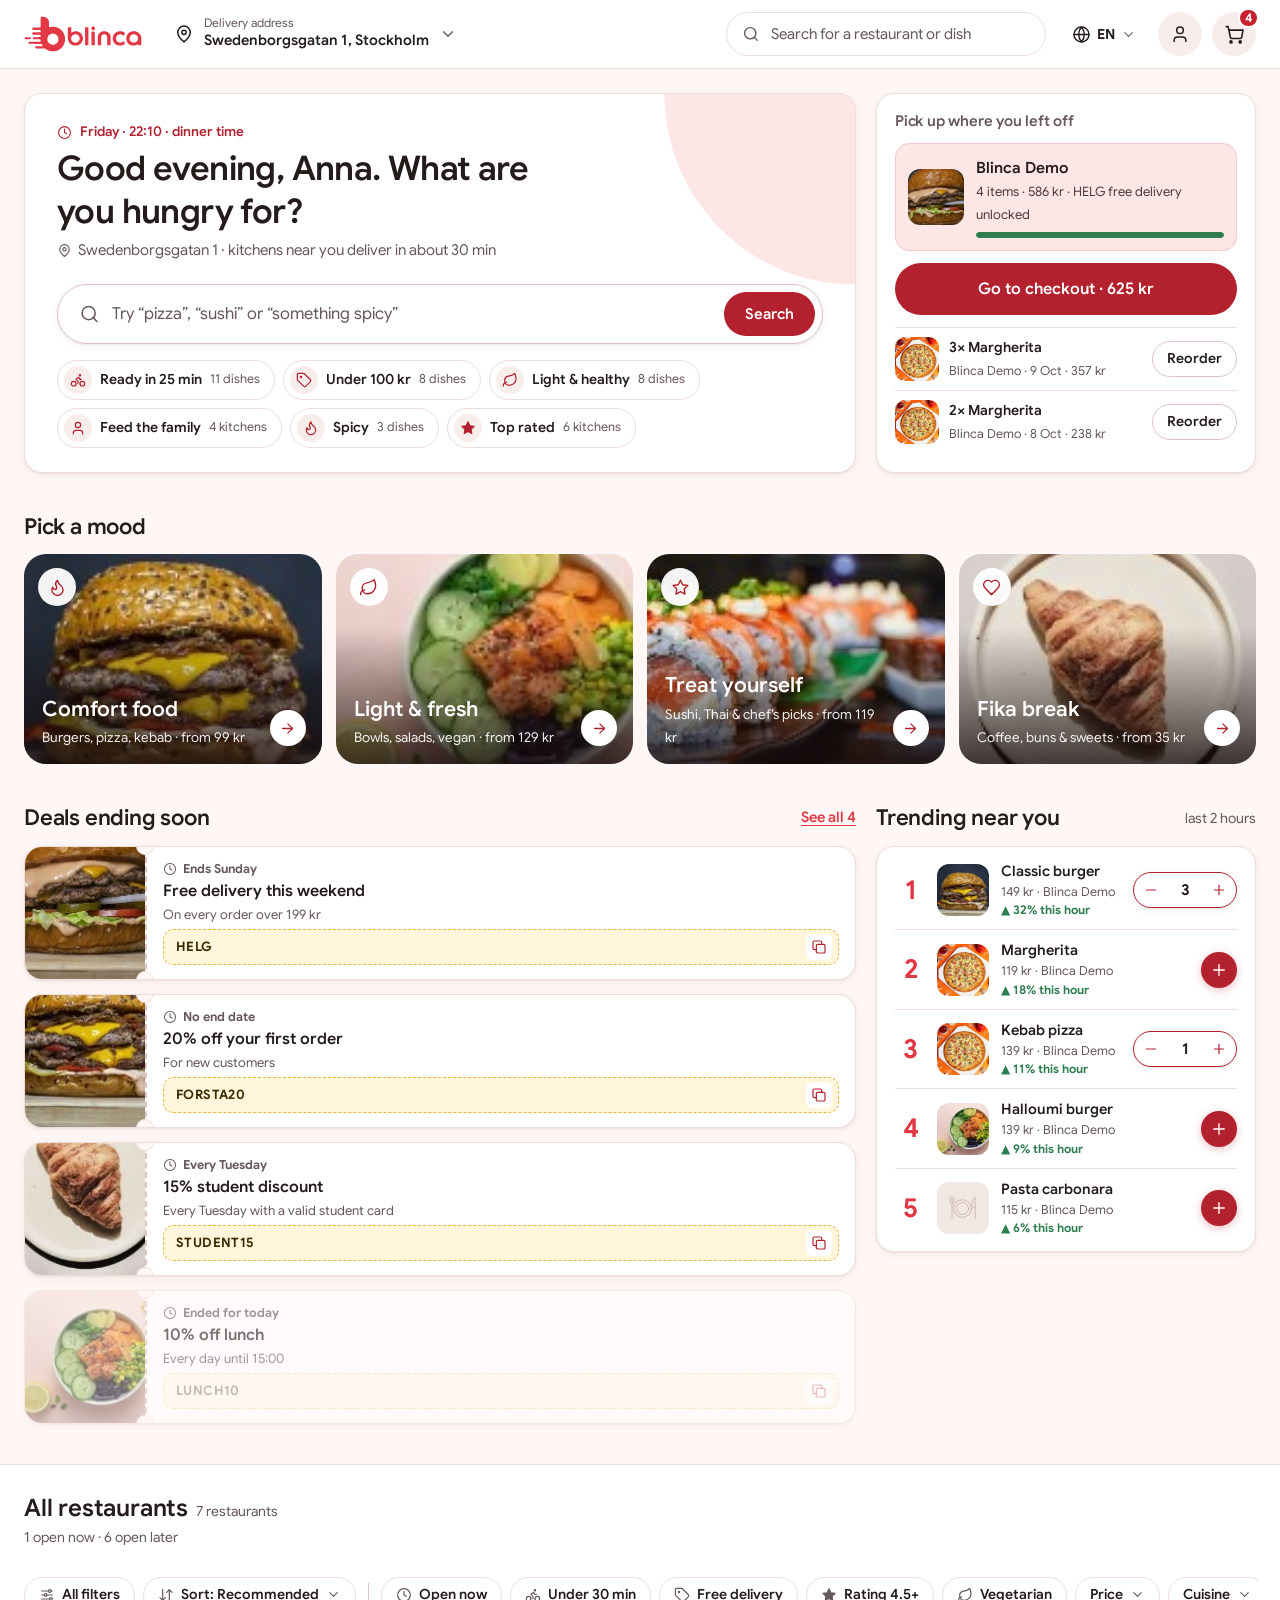
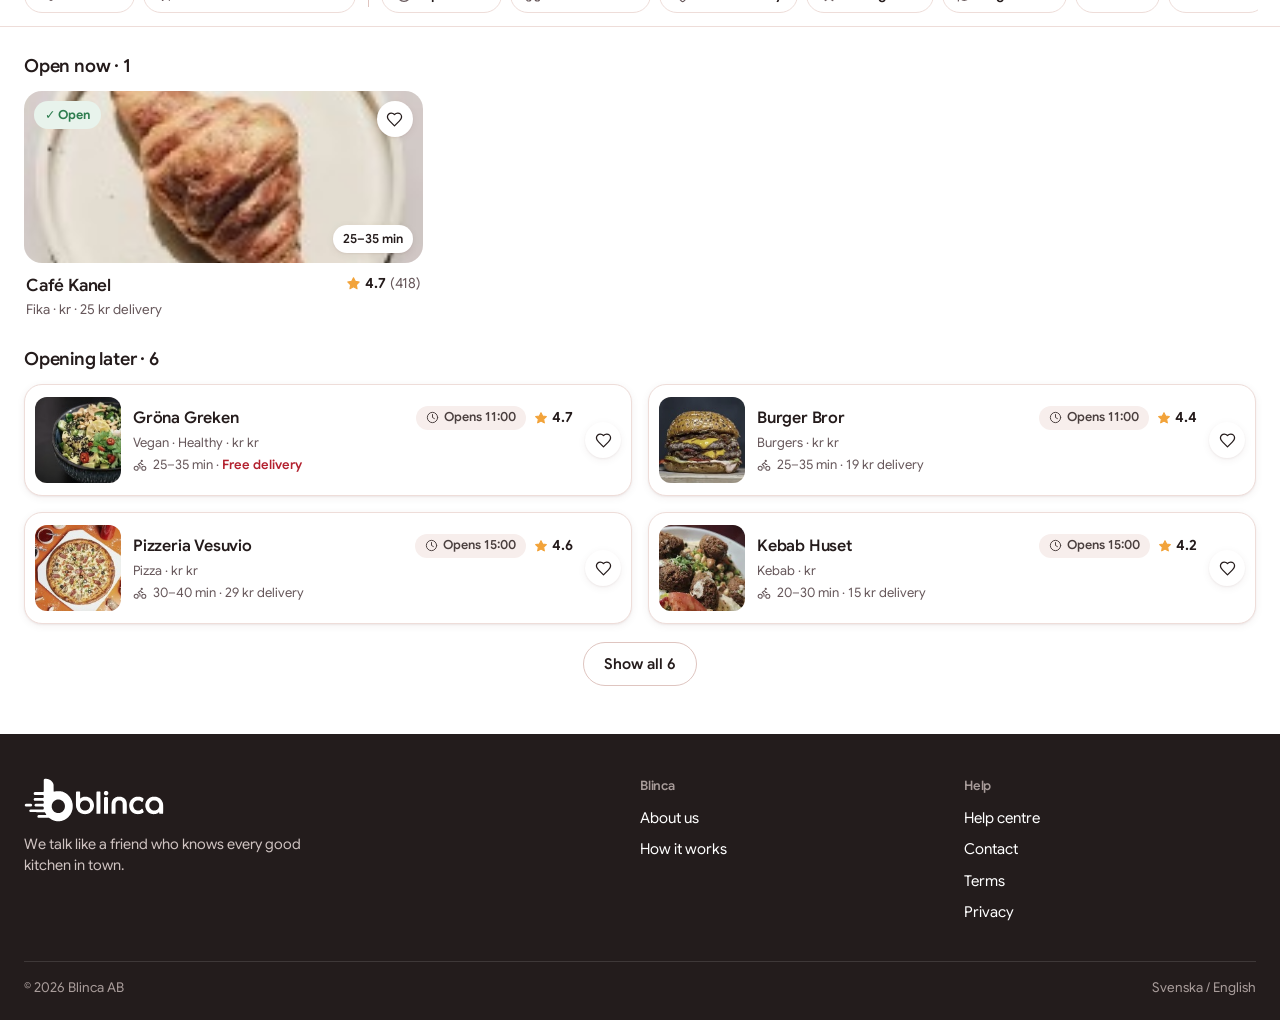
<file: index.html>
<!doctype html>
<html lang="en">
<head>
  <meta charset="utf-8">
  <meta name="viewport" content="width=device-width, initial-scale=1, viewport-fit=cover">
  <title>Home – Blinca</title>
  <meta name="theme-color" content="#E23744">
  <link rel="icon" type="image/svg+xml" href="assets/img/favicon.svg?v=34">
  <link rel="stylesheet" href="assets/css/styles.css?v=34">
</head>
<body data-page="home">
  <a class="skip-link" href="#app">Skip to content</a>
  <header id="site-header" class="hdr"></header>
  <main id="app" tabindex="-1"></main>
  <footer id="site-footer"></footer>
  <noscript><p class="noscript">Blinca needs JavaScript to show menus and your cart.</p></noscript>

  <script src="assets/js/data.js?v=34"></script>
  <script src="assets/js/store.js?v=34"></script>
  <script src="assets/js/i18n.js?v=34"></script>
  <script src="assets/js/components.js?v=34"></script>
  <script src="assets/js/home2.js?v=34"></script>
</body>
</html>
</file>
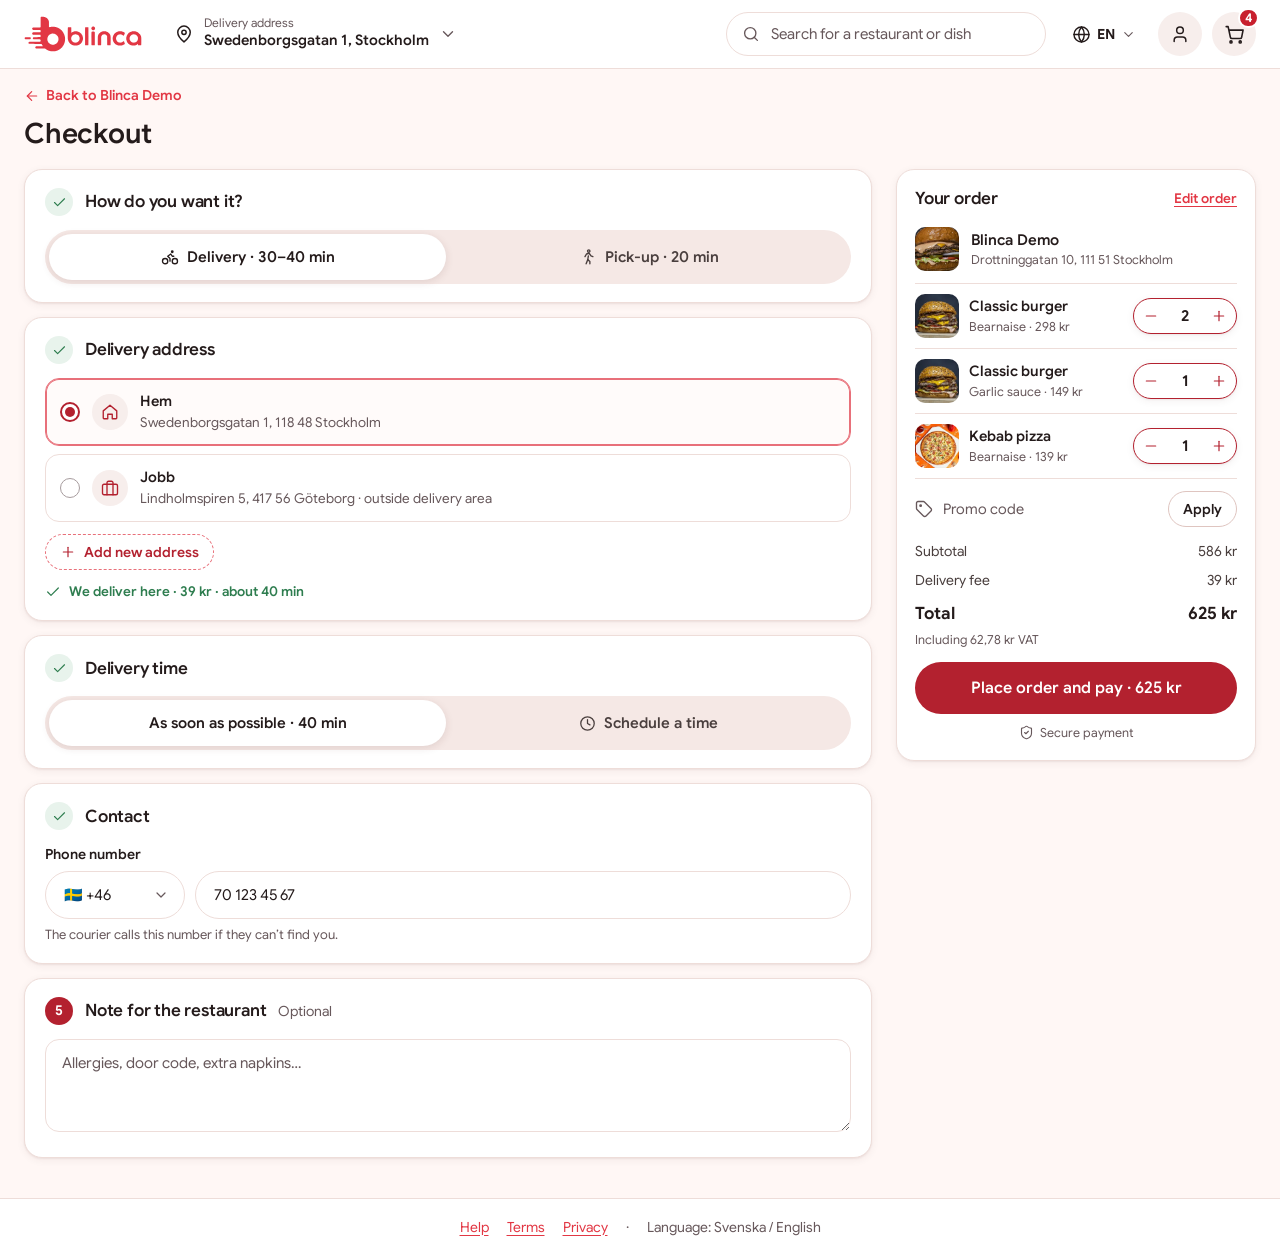
<file: checkout.html>
<!doctype html>
<html lang="en">
<head>
  <meta charset="utf-8">
  <meta name="viewport" content="width=device-width, initial-scale=1, viewport-fit=cover">
  <title>Checkout – Blinca</title>
  <meta name="theme-color" content="#E23744">
  <link rel="icon" type="image/svg+xml" href="assets/img/favicon.svg?v=34">
  <link rel="stylesheet" href="assets/css/styles.css?v=34">
</head>
<body data-page="checkout">
  <a class="skip-link" href="#app">Skip to content</a>
  <header id="site-header" class="hdr"></header>
  <main id="app" tabindex="-1"></main>
  <footer id="site-footer"></footer>
  <noscript><p class="noscript">Blinca needs JavaScript to show menus and your cart.</p></noscript>

  <script src="assets/js/data.js?v=34"></script>
  <script src="assets/js/store.js?v=34"></script>
  <script src="assets/js/i18n.js?v=34"></script>
  <script src="assets/js/components.js?v=34"></script>
  <script src="assets/js/checkout.js?v=34"></script>
</body>
</html>
</file>
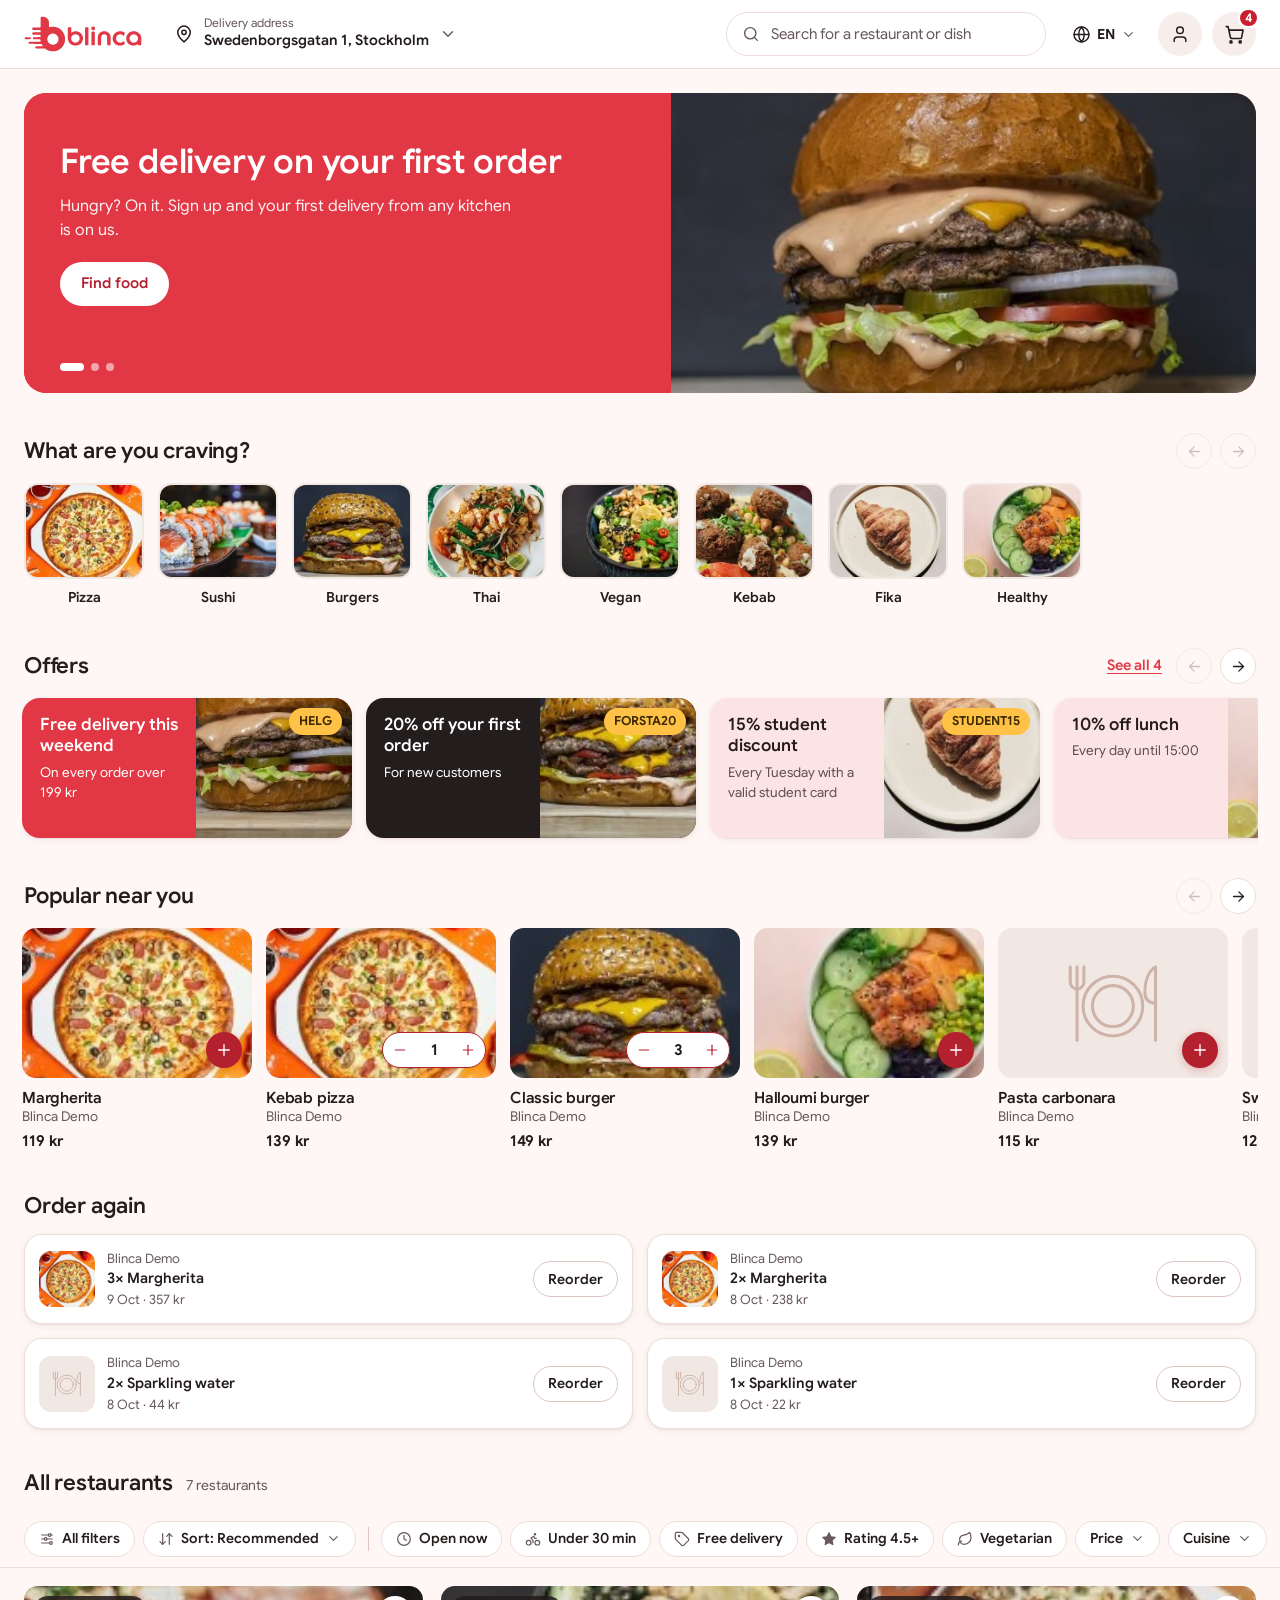
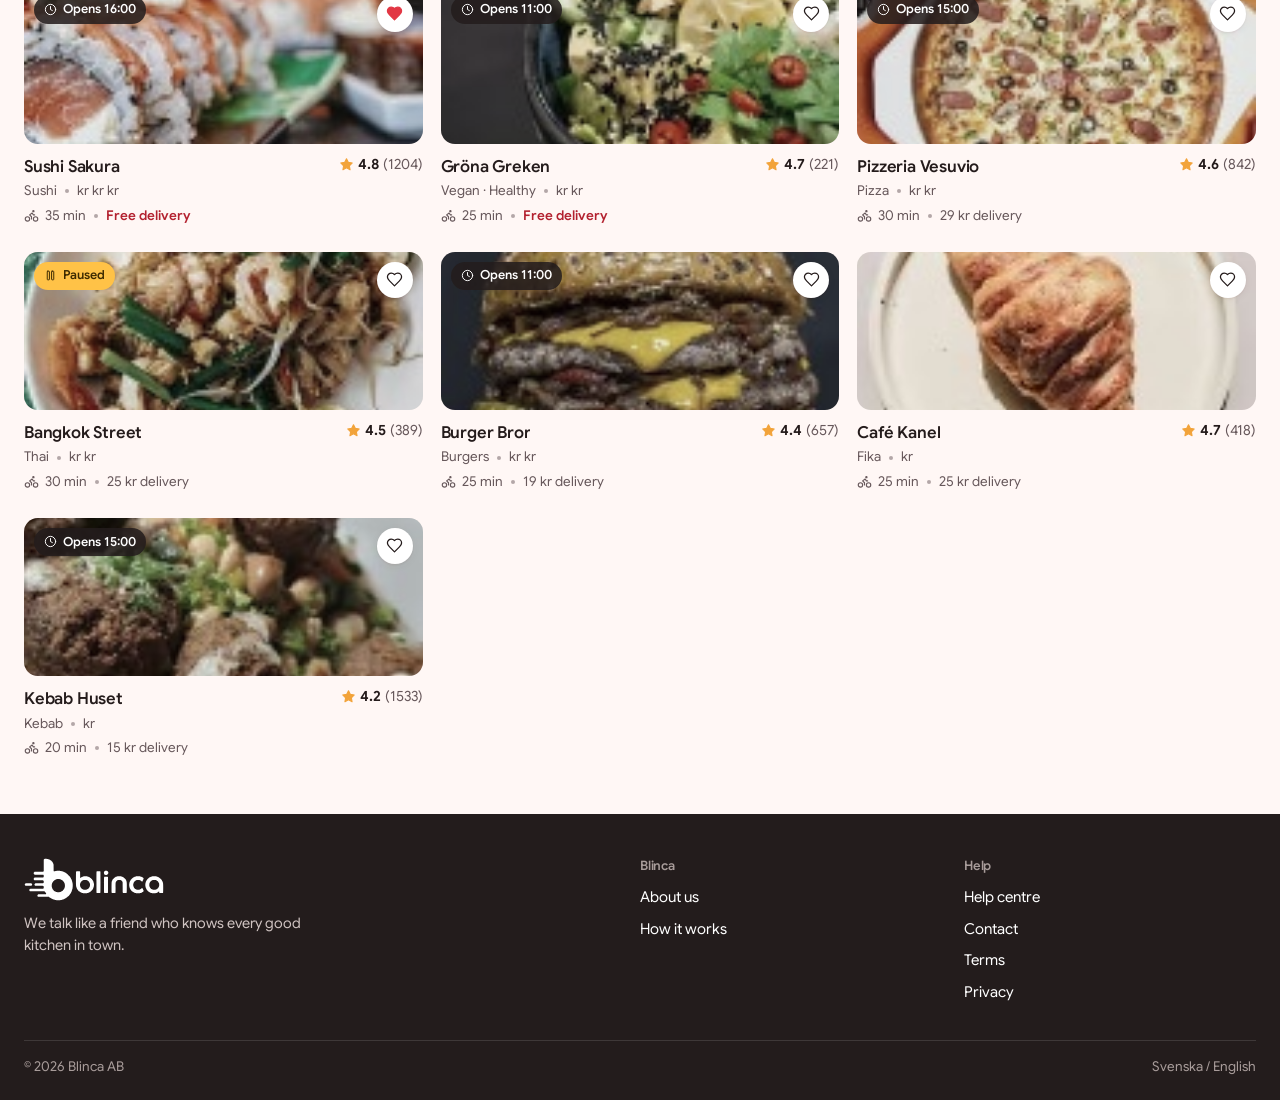
<file: home-classic.html>
<!doctype html>
<html lang="en">
<head>
  <meta charset="utf-8">
  <meta name="viewport" content="width=device-width, initial-scale=1, viewport-fit=cover">
  <title>Home – Blinca</title>
  <meta name="theme-color" content="#E23744">
  <link rel="icon" type="image/svg+xml" href="assets/img/favicon.svg?v=34">
  <link rel="stylesheet" href="assets/css/styles.css?v=34">
</head>
<body data-page="home">
  <a class="skip-link" href="#app">Skip to content</a>
  <header id="site-header" class="hdr"></header>
  <main id="app" tabindex="-1"></main>
  <footer id="site-footer"></footer>
  <noscript><p class="noscript">Blinca needs JavaScript to show menus and your cart.</p></noscript>

  <script src="assets/js/data.js?v=34"></script>
  <script src="assets/js/store.js?v=34"></script>
  <script src="assets/js/i18n.js?v=34"></script>
  <script src="assets/js/components.js?v=34"></script>
  <script src="assets/js/home.js?v=34"></script>
</body>
</html>
</file>
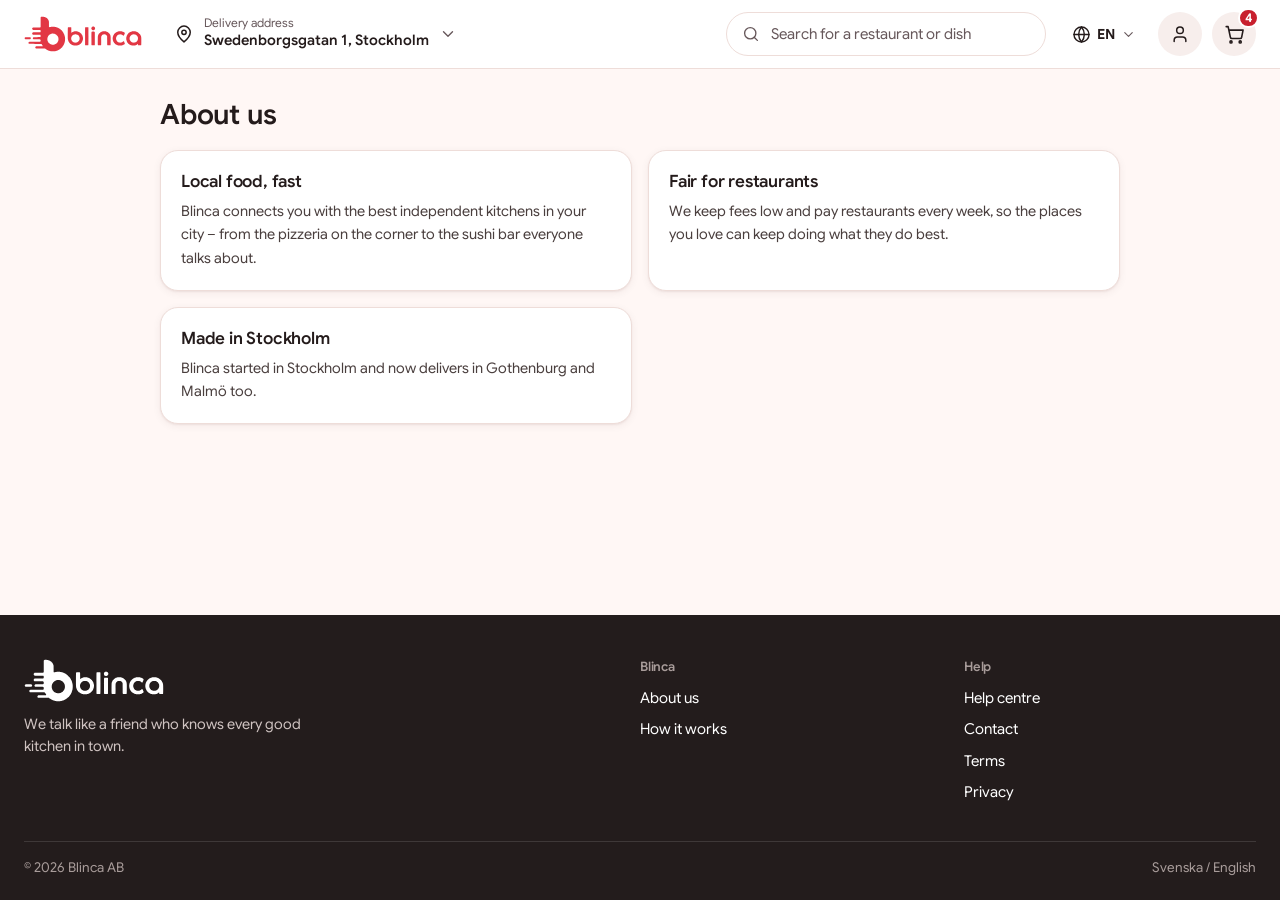
<file: info.html>
<!doctype html>
<html lang="en">
<head>
  <meta charset="utf-8">
  <meta name="viewport" content="width=device-width, initial-scale=1, viewport-fit=cover">
  <title>Account – Blinca</title>
  <meta name="theme-color" content="#E23744">
  <link rel="icon" type="image/svg+xml" href="assets/img/favicon.svg?v=34">
  <link rel="stylesheet" href="assets/css/styles.css?v=34">
</head>
<body data-page="info">
  <a class="skip-link" href="#app">Skip to content</a>
  <header id="site-header" class="hdr"></header>
  <main id="app" tabindex="-1"></main>
  <footer id="site-footer"></footer>
  <noscript><p class="noscript">Blinca needs JavaScript to show menus and your cart.</p></noscript>

  <script src="assets/js/data.js?v=34"></script>
  <script src="assets/js/store.js?v=34"></script>
  <script src="assets/js/i18n.js?v=34"></script>
  <script src="assets/js/components.js?v=34"></script>
  <script src="assets/js/info.js?v=34"></script>
</body>
</html>
</file>
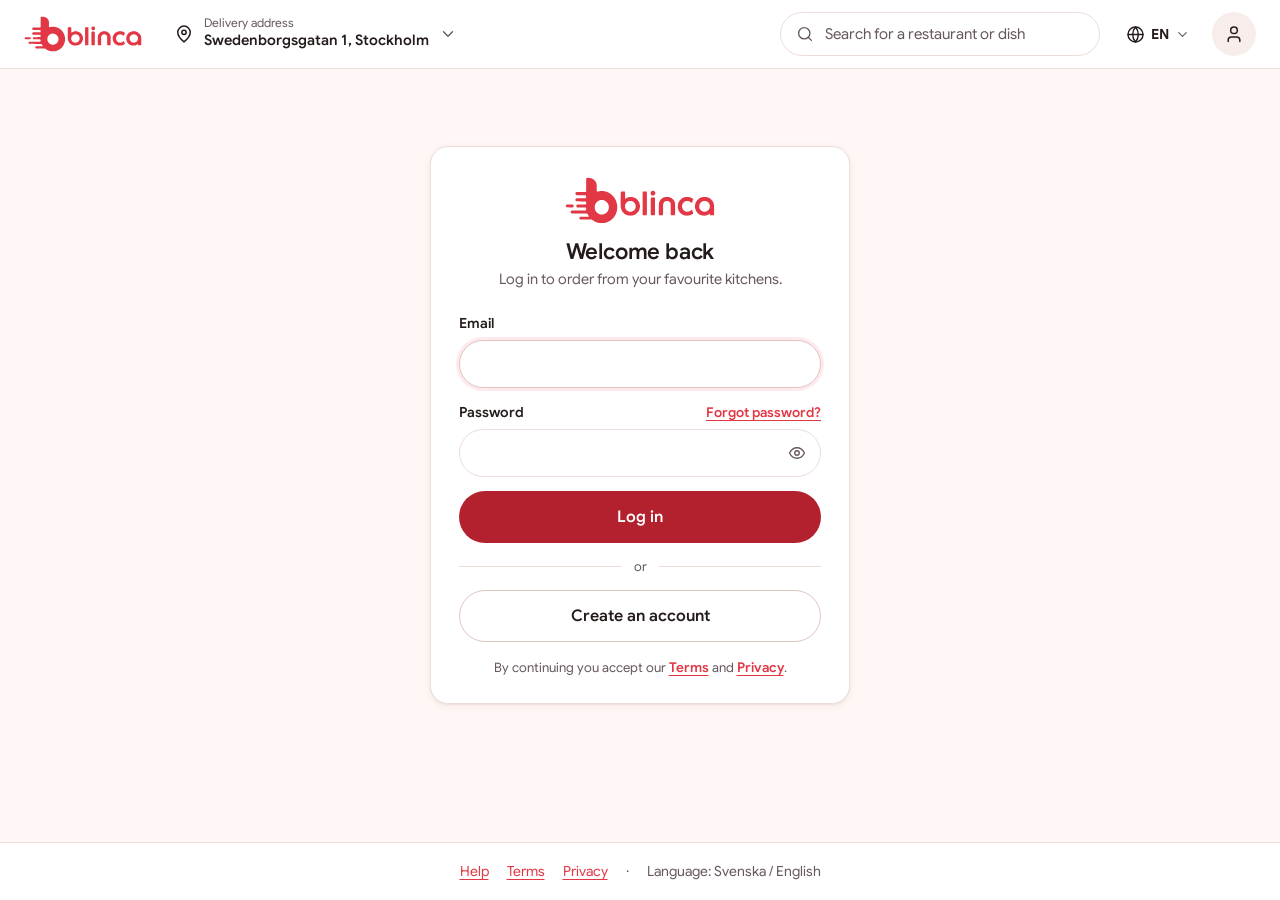
<file: login.html>
<!doctype html>
<html lang="en">
<head>
  <meta charset="utf-8">
  <meta name="viewport" content="width=device-width, initial-scale=1, viewport-fit=cover">
  <title>Log in – Blinca</title>
  <meta name="theme-color" content="#E23744">
  <link rel="icon" type="image/svg+xml" href="assets/img/favicon.svg?v=34">
  <link rel="stylesheet" href="assets/css/styles.css?v=34">
</head>
<body data-page="login">
  <a class="skip-link" href="#app">Skip to content</a>
  <header id="site-header" class="hdr"></header>
  <main id="app" tabindex="-1"></main>
  <footer id="site-footer"></footer>
  <noscript><p class="noscript">Blinca needs JavaScript to show menus and your cart.</p></noscript>

  <script src="assets/js/data.js?v=34"></script>
  <script src="assets/js/store.js?v=34"></script>
  <script src="assets/js/i18n.js?v=34"></script>
  <script src="assets/js/components.js?v=34"></script>
  <script src="assets/js/login.js?v=34"></script>
</body>
</html>
</file>
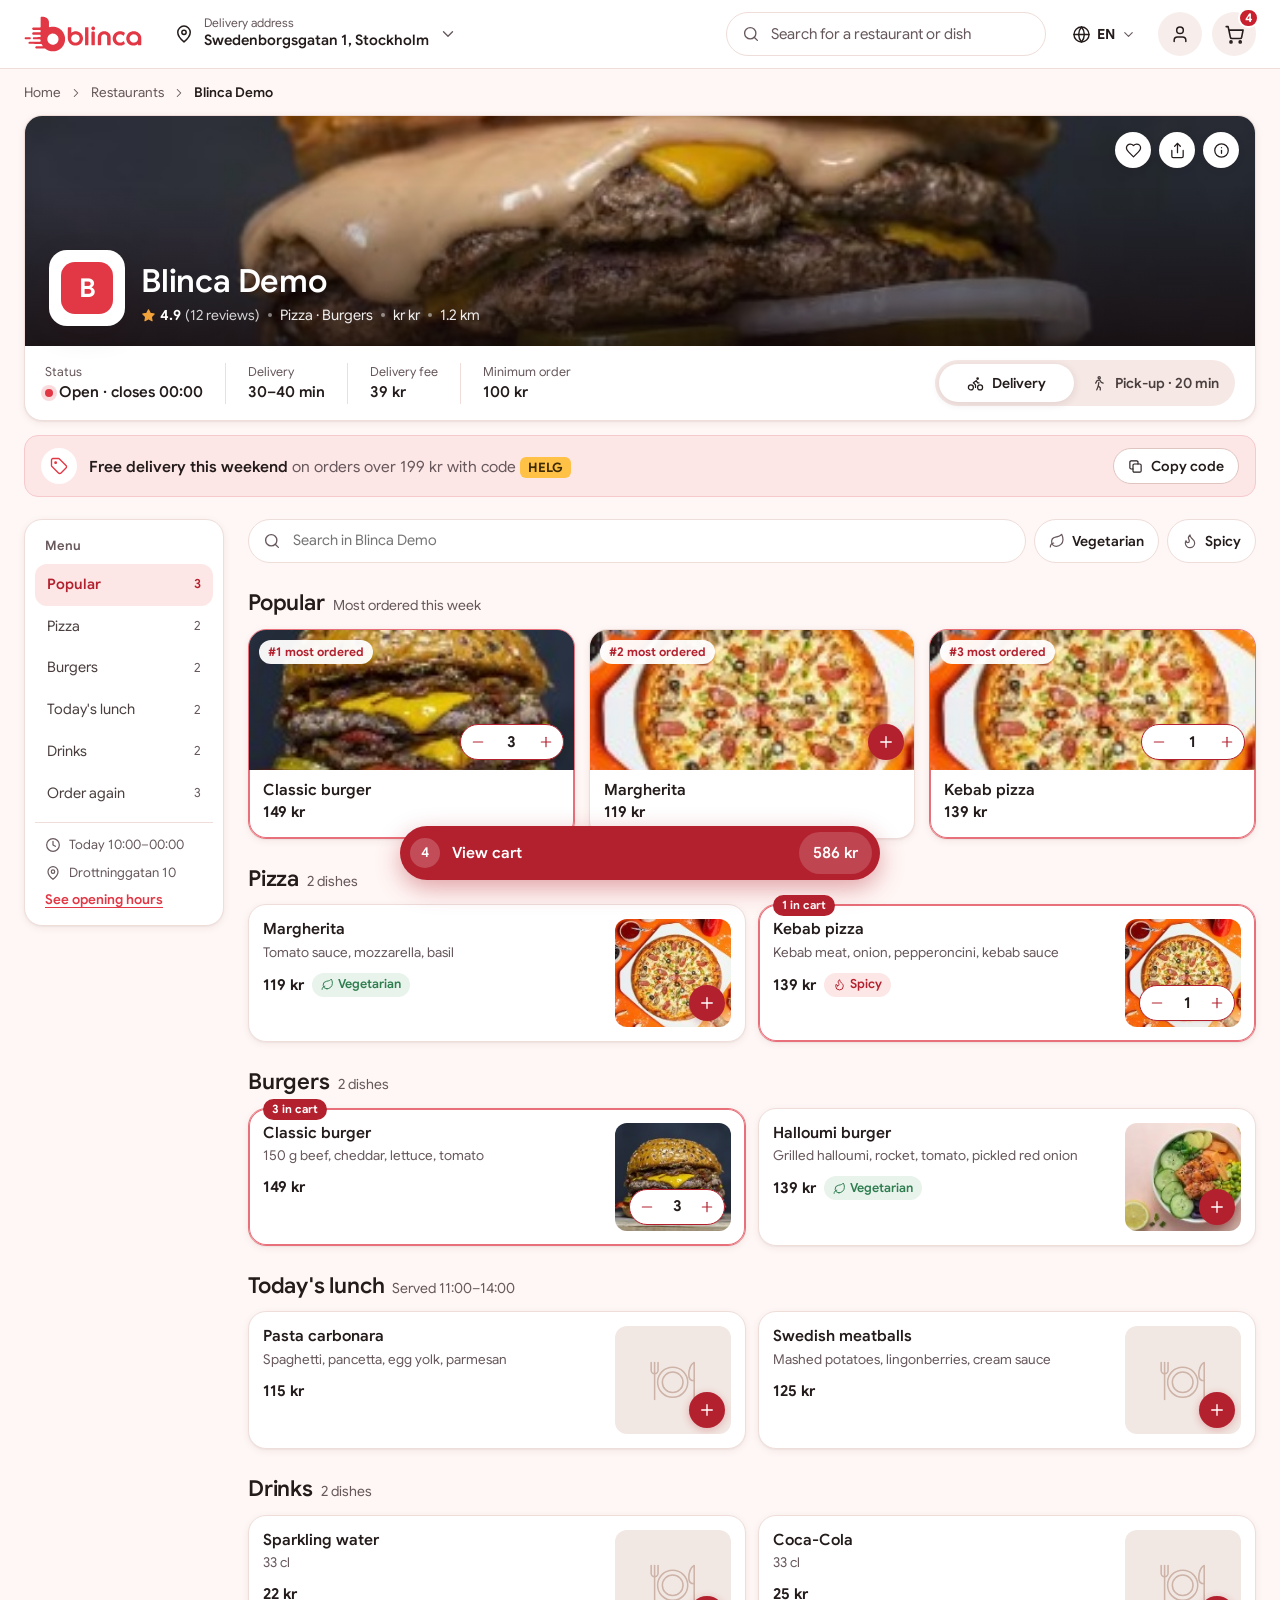
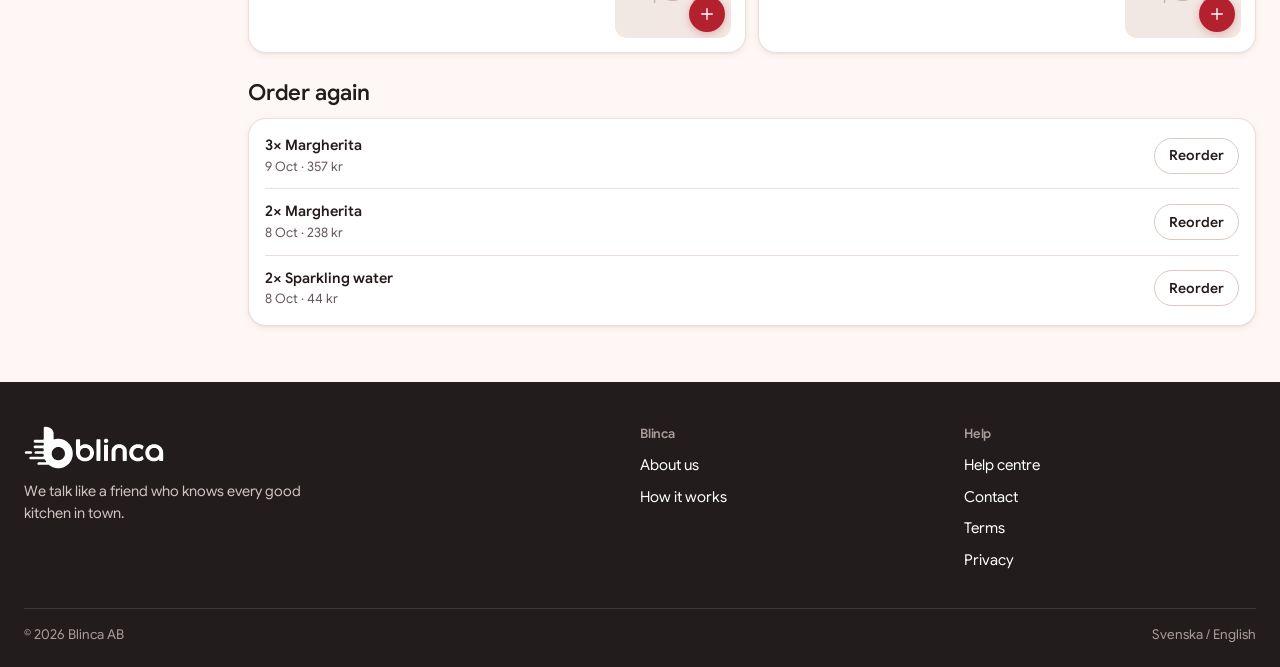
<file: restaurant.html>
<!doctype html>
<html lang="en">
<head>
  <meta charset="utf-8">
  <meta name="viewport" content="width=device-width, initial-scale=1, viewport-fit=cover">
  <title>Restaurant – Blinca</title>
  <meta name="theme-color" content="#E23744">
  <link rel="icon" type="image/svg+xml" href="assets/img/favicon.svg?v=34">
  <link rel="stylesheet" href="assets/css/styles.css?v=34">
</head>
<body data-page="restaurant">
  <a class="skip-link" href="#app">Skip to content</a>
  <header id="site-header" class="hdr"></header>
  <main id="app" tabindex="-1"></main>
  <footer id="site-footer"></footer>
  <noscript><p class="noscript">Blinca needs JavaScript to show menus and your cart.</p></noscript>

  <script src="assets/js/data.js?v=34"></script>
  <script src="assets/js/store.js?v=34"></script>
  <script src="assets/js/i18n.js?v=34"></script>
  <script src="assets/js/components.js?v=34"></script>
  <script src="assets/js/restaurant.js?v=34"></script>
</body>
</html>
</file>
<file: assets/css/styles.css>
/* ==========================================================================
   Blinca – customer stylesheet (redesign prototype)
   Same logo + colours. One scale: 3 button heights, 1 chip, 1 stepper,
   1 field, 1 card. Every page shares the same header.
   ========================================================================== */
@font-face { font-family: "Google Sans"; font-weight: 400; font-display: swap; src: url(../fonts/google-sans-latin-400-normal.woff2) format("woff2"); unicode-range: U+0000-00FF, U+0131, U+0152-0153, U+02BB-02BC, U+02C6, U+02DA, U+02DC, U+2000-206F, U+20AC, U+2122, U+2191, U+2193, U+2212, U+2215, U+FEFF, U+FFFD; }
@font-face { font-family: "Google Sans"; font-weight: 600; font-display: swap; src: url(../fonts/google-sans-latin-600-normal.woff2) format("woff2"); unicode-range: U+0000-00FF, U+0131, U+0152-0153, U+02BB-02BC, U+02C6, U+02DA, U+02DC, U+2000-206F, U+20AC, U+2122, U+2191, U+2193, U+2212, U+2215, U+FEFF, U+FFFD; }
@font-face { font-family: "Google Sans"; font-weight: 700; font-display: swap; src: url(../fonts/google-sans-latin-700-normal.woff2) format("woff2"); unicode-range: U+0000-00FF, U+0131, U+0152-0153, U+02BB-02BC, U+02C6, U+02DA, U+02DC, U+2000-206F, U+20AC, U+2122, U+2191, U+2193, U+2212, U+2215, U+FEFF, U+FFFD; }
@font-face { font-family: "Google Sans"; font-weight: 400; font-display: swap; src: url(../fonts/google-sans-latin-ext-400-normal.woff2) format("woff2"); unicode-range: U+0100-02AF, U+0304, U+0308, U+0329, U+1E00-1E9F, U+1EF2-1EFF, U+2020, U+20A0-20AB, U+20AD-20C0, U+2113, U+2C60-2C7F, U+A720-A7FF; }
@font-face { font-family: "Google Sans"; font-weight: 600; font-display: swap; src: url(../fonts/google-sans-latin-ext-600-normal.woff2) format("woff2"); unicode-range: U+0100-02AF, U+0304, U+0308, U+0329, U+1E00-1E9F, U+1EF2-1EFF, U+2020, U+20A0-20AB, U+20AD-20C0, U+2113, U+2C60-2C7F, U+A720-A7FF; }
@font-face { font-family: "Google Sans"; font-weight: 700; font-display: swap; src: url(../fonts/google-sans-latin-ext-700-normal.woff2) format("woff2"); unicode-range: U+0100-02AF, U+0304, U+0308, U+0329, U+1E00-1E9F, U+1EF2-1EFF, U+2020, U+20A0-20AB, U+20AD-20C0, U+2113, U+2C60-2C7F, U+A720-A7FF; }

:root {
  --brand: #E23744; --brand-dark: #B3212F; --brand-hover: #931825;
  --bg: #FFF7F5; --surface: #FFFFFF; --surface-soft: #FFFBFA; --soft: #F7EEEC; --field: #F5E8E5;
  --beige: #F2E8E3; --beige-ink: #CDB3A8;
  --text: #241B1B; --text-2: #4A3F3E; --muted: #67585B;
  --border: #EEDDD9; --border-strong: #DFC5C0; --pink: #FDE6E6; --pink-border: #E8707A;
  --star: #F2A33A; --yellow: #FFC247; --dark: #231C1C; --disabled: #D9C3C1; --focus: #1A73E8;
  --green: #2E7D4F; --green-bg: #E8F3EC;
  --shadow-sm: 0 1px 2px rgba(60,20,20,.06), 0 2px 8px rgba(60,20,20,.06);
  --shadow-md: 0 8px 28px rgba(60,20,20,.12);
  --shadow-lg: 0 24px 60px rgba(40,10,10,.22);
  --r-sm: 10px; --r-md: 14px; --r-lg: 18px; --r-xl: 22px;
  --h-sm: 36px; --h-md: 44px; --h-lg: 52px;
  --header-h: 68px;
  --font: "Google Sans", "Google Sans Text", "Product Sans", system-ui, -apple-system, "Segoe UI", Roboto, "Helvetica Neue", Arial, sans-serif;
}

/* ---------- base ---------- */
*, *::before, *::after { box-sizing: border-box; }
html { -webkit-text-size-adjust: 100%; scroll-padding-top: calc(var(--header-h) + 16px); scrollbar-width: thin; scrollbar-color: #C5B8B2 transparent; }
body { margin: 0; min-height: 100vh; display: flex; flex-direction: column; font-family: var(--font); font-size: 15.5px; line-height: 1.5; color: var(--text); background: var(--bg); -webkit-font-smoothing: antialiased; overflow-x: clip; }
body.no-scroll { overflow: hidden; }
main { flex: 1 0 auto; outline: none; }
h1, h2, h3, h4, p { margin: 0; }
h1, h2, h3, h4 { font-weight: 600; letter-spacing: -.2px; line-height: 1.25; }
ul { margin: 0; padding: 0; list-style: none; }
a { color: inherit; text-decoration: none; }
button { font: inherit; color: inherit; background: none; border: 0; padding: 0; cursor: pointer; text-align: inherit; }
button:disabled { cursor: not-allowed; }
input, textarea, select { font: inherit; color: inherit; }
img { display: block; max-width: 100%; }
svg.ic { flex: none; display: block; }
.ic.filled { fill: currentColor; }
[hidden] { display: none !important; }
:focus-visible { outline: 2.5px solid var(--focus); outline-offset: 2px; border-radius: 6px; }
::-webkit-scrollbar { width: 10px; height: 8px; }
::-webkit-scrollbar-thumb { background: #D3C6C0; border-radius: 8px; border: 2px solid transparent; background-clip: content-box; }
.muted { color: var(--muted); }
.small { font-size: 13.5px; }
.grow { flex: 1; min-width: 0; }
.mt-12 { margin-top: 12px; } .mt-16 { margin-top: 16px; }
.skip-link { position: absolute; left: 12px; top: -60px; z-index: 300; background: var(--dark); color: #fff; padding: 10px 16px; border-radius: var(--r-sm); font-weight: 600; }
.skip-link:focus { top: 12px; }
.noscript { text-align: center; padding: 40px; }
.wrap { width: 100%; max-width: 1448px; margin: 0 auto; padding: 0 24px; }
.wrap.narrow { max-width: 760px; }
.pad-y { padding-top: 40px; padding-bottom: 20px; }
.h1 { font-size: 28px; }
.h2 { font-size: 22px; }
.h3 { font-size: 17px; font-weight: 600; }
.count { font-size: 14px; font-weight: 400; color: var(--muted); margin-left: 8px; letter-spacing: 0; }
.dot { display: inline-block; width: 4px; height: 4px; border-radius: 50%; background: currentColor; opacity: .5; margin: 0 8px; vertical-align: middle; flex: none; }
.cover { width: 100%; height: 100%; object-fit: cover; }
.ph { display: grid; place-items: center; width: 100%; height: 100%; background: var(--beige); color: var(--beige-ink); }
.ph .plate { width: 46%; max-width: 200px; height: auto; }

/* ---------- buttons (3 sizes x 4 variants) ---------- */
.btn { display: inline-flex; align-items: center; justify-content: center; gap: 8px; height: var(--h-md); padding: 0 20px; border-radius: 999px; border: 1px solid transparent; font-size: 15px; font-weight: 600; white-space: nowrap; transition: background-color .15s, border-color .15s, color .15s; }
.btn-sm { height: var(--h-sm); padding: 0 14px; font-size: 14px; }
.btn-lg { height: var(--h-lg); padding: 0 24px; font-size: 16px; }
.btn-block { width: 100%; }
.btn-primary { background: var(--brand-dark); color: #fff; }
.btn-primary:hover:not(:disabled) { background: var(--brand-hover); }
.btn-primary:disabled, .btn-primary.is-disabled { background: var(--disabled); color: #fff; pointer-events: auto; }
.btn-primary.is-disabled { cursor: not-allowed; }
.btn-secondary { background: #fff; border-color: var(--border-strong); color: var(--text); }
.btn-secondary:hover { border-color: #CFA9A4; background: var(--surface-soft); }
.btn-secondary.dashed { border-style: dashed; border-color: var(--pink-border); color: var(--brand-dark); }
.btn-ghost { color: var(--text); }
.btn-ghost:hover { background: var(--soft); }
.btn-link { color: var(--brand); font-size: 14.5px; font-weight: 600; text-decoration: underline; text-underline-offset: 3px; text-decoration-thickness: 1px; }
.btn-link:hover { color: var(--brand-hover); }
.btn-link.sm { font-size: 13.5px; }
.btn-link.muted { color: var(--muted); font-weight: 400; }
.icon-btn { position: relative; width: var(--h-md); height: var(--h-md); border-radius: 50%; display: grid; place-items: center; background: var(--soft); color: var(--text); flex: none; transition: background-color .15s, color .15s; }
.icon-btn:hover { background: #F0E2DF; }
.icon-btn.sm { width: var(--h-sm); height: var(--h-sm); }
.icon-btn.xs { width: 28px; height: 28px; background: none; color: var(--muted); }
.icon-btn.xs:hover { background: var(--soft); color: var(--brand); }
.icon-btn.white { background: #fff; box-shadow: var(--shadow-sm); }
.icon-btn.outline { background: #fff; border: 1px solid var(--border); }
.icon-btn.outline:disabled { color: #CDBFBD; background: transparent; border-color: #F4E9E7; }
.icon-btn.is-on { color: var(--brand); }
.icon-btn.is-on svg { fill: currentColor; }
.badge { position: absolute; top: -4px; right: -3px; min-width: 20px; height: 20px; padding: 0 5px; border-radius: 10px; background: #C8202E; color: #fff; font-size: 12px; font-weight: 700; line-height: 16px; text-align: center; border: 2px solid #fff; }

/* ---------- chip ---------- */
.chip { display: inline-flex; align-items: center; gap: 7px; height: var(--h-sm); padding: 0 14px; border-radius: 999px; background: #fff; border: 1px solid var(--border); font-size: 14px; font-weight: 600; white-space: nowrap; color: var(--text); flex: none; transition: background-color .15s, border-color .15s; }
.chip .ic { color: var(--muted); }
.chip:hover { border-color: var(--border-strong); }
.chip.is-on { background: var(--pink); border-color: var(--pink-border); color: var(--brand-dark); }
.chip.is-on .ic { color: var(--brand); }
.chip.sm { height: 30px; padding: 0 10px 0 12px; font-size: 13px; }
.chip .n { min-width: 20px; height: 20px; border-radius: 10px; background: var(--brand-dark); color: #fff; font-size: 12px; font-weight: 700; line-height: 20px; text-align: center; padding: 0 6px; }

/* ---------- add control + stepper ---------- */
.add-round { width: var(--h-sm); height: var(--h-sm); border-radius: 50%; display: grid; place-items: center; background: var(--brand-dark); color: #fff; box-shadow: 0 2px 8px rgba(179,33,47,.3); transition: background-color .15s; }
.add-round:hover:not(:disabled) { background: var(--brand-hover); }
.add-round:disabled { background: var(--disabled); box-shadow: none; }
.stepper { display: inline-flex; align-items: center; justify-content: space-between; height: var(--h-sm); width: 104px; padding: 0 3px; border-radius: 999px; background: #fff; border: 1.5px solid var(--brand-dark); box-shadow: var(--shadow-sm); flex: none; }
.stepper button { width: 28px; height: 28px; border-radius: 50%; display: grid; place-items: center; color: var(--brand-dark); }
.stepper button:hover:not(:disabled) { background: var(--pink); }
.stepper button:disabled { color: var(--disabled); }
.stepper b { font-size: 15px; font-weight: 700; min-width: 20px; text-align: center; }
.stepper.md { height: var(--h-md); width: 120px; padding: 0 5px; }
.stepper.md button { width: 34px; height: 34px; }
.ctrl { position: absolute; right: 10px; bottom: 10px; z-index: 2; }

/* ---------- fields ---------- */
.label { display: block; font-size: 14px; font-weight: 600; margin: 0 0 6px; }
.label-row { display: flex; align-items: baseline; justify-content: space-between; gap: 12px; }
.field { width: 100%; height: 48px; padding: 0 18px; border: 1px solid var(--border); border-radius: 999px; background: #fff; font-size: 15px; outline: none; transition: border-color .15s, box-shadow .15s; }
.field::placeholder { color: var(--muted); }
.field:focus { border-color: var(--border-strong); box-shadow: 0 0 0 3px rgba(226,55,68,.1); }
.field.is-invalid { border-color: var(--brand); box-shadow: 0 0 0 3px rgba(226,55,68,.12); }
.field-area { height: auto; min-height: 84px; padding: 12px 16px; border-radius: var(--r-md); resize: vertical; line-height: 1.5; }
.select-wrap { position: relative; }
.select-wrap select { appearance: none; -webkit-appearance: none; cursor: pointer; padding-right: 40px; }
.select-wrap .ic { position: absolute; right: 16px; top: 50%; transform: translateY(-50%); pointer-events: none; color: var(--muted); }
.two-col { display: grid; grid-template-columns: 140px 1fr; gap: 10px; }
.form-err { display: flex; align-items: center; gap: 6px; color: var(--brand-dark); font-size: 13.5px; font-weight: 600; margin-top: 10px; }
.help { font-size: 13px; color: var(--muted); margin-top: 6px; }
.pill-search { display: flex; align-items: center; gap: 10px; height: 42px; padding: 0 14px; border-radius: 999px; background: var(--field); color: var(--muted); border: 1px solid transparent; }
.pill-search:focus-within { border-color: var(--pink-border); background: #fff; }
.pill-search input { flex: 1; min-width: 0; border: 0; outline: 0; background: transparent; font-size: 14.5px; color: var(--text); }
.pill-search.lg { height: var(--h-md); background: #fff; border-color: var(--border); }

/* ---------- cards, tags ---------- */
.card { background: #fff; border: 1px solid var(--border); border-radius: var(--r-lg); box-shadow: var(--shadow-sm); }
.tag { display: inline-flex; align-items: center; gap: 4px; height: 24px; padding: 0 9px; border-radius: 999px; background: var(--soft); color: var(--text-2); font-size: 12.5px; font-weight: 600; white-space: nowrap; }
.tag.veg, .tag.good { background: var(--green-bg); color: var(--green); }
.tag.hot { background: var(--pink); color: var(--brand-dark); }
.th { width: 56px; height: 56px; border-radius: 12px; overflow: hidden; flex: none; background: var(--beige); display: block; }
.th.sm { width: 44px; height: 44px; border-radius: var(--r-sm); }
.th .ph .plate { width: 60%; }
.empty { text-align: center; padding: 44px 20px; background: #fff; border: 1px solid var(--border); border-radius: var(--r-lg); box-shadow: var(--shadow-sm); }
.empty h3 { font-size: 19px; margin-bottom: 6px; }
.empty p { color: var(--muted); font-size: 14.5px; margin-bottom: 18px; }
.empty-ic { width: 60px; height: 60px; border-radius: 50%; display: grid; place-items: center; margin: 0 auto 14px; background: var(--pink); color: var(--brand); }
.empty-ic.sm { width: 46px; height: 46px; margin-bottom: 8px; }

/* ==========================================================================
   HEADER
   ========================================================================== */
.hdr { position: sticky; top: 0; z-index: 60; background: #fff; border-bottom: 1px solid var(--border); }
.hdr-in { height: var(--header-h); display: flex; align-items: center; gap: 10px; }
.logo { display: flex; flex: none; }
.logo-svg { width: 118px; height: auto; display: block; }
.addr-btn { display: flex; align-items: center; gap: 10px; margin-left: 12px; padding: 6px 10px; border-radius: 12px; min-width: 0; max-width: 320px; text-align: left; }
.addr-btn:hover { background: var(--bg); }
.addr-text { display: flex; flex-direction: column; min-width: 0; }
.addr-text small { font-size: 12px; color: var(--muted); line-height: 1.2; }
.addr-text strong { font-size: 14.5px; font-weight: 600; white-space: nowrap; overflow: hidden; text-overflow: ellipsis; }
.muted-ic { color: var(--muted); }
.hdr .search { width: 420px; margin-left: auto; margin-right: 4px; }
.search { position: relative; }
.search .search-ic { position: absolute; left: 16px; top: 50%; transform: translateY(-50%); color: var(--muted); pointer-events: none; }
.search input { width: 100%; height: var(--h-md); padding: 0 18px 0 44px; border: 1px solid var(--border); border-radius: 999px; background: #fff; font-size: 15px; outline: none; transition: border-color .15s, box-shadow .15s; }
.search input::placeholder { color: var(--muted); }
.search input:focus { border-color: var(--border-strong); box-shadow: 0 0 0 3px rgba(226,55,68,.1); }
.search-results { position: absolute; top: calc(100% + 8px); left: 0; right: 0; z-index: 70; max-height: 70vh; overflow: auto; background: #fff; border: 1px solid var(--border); border-radius: var(--r-md); padding: 8px; box-shadow: var(--shadow-md); }
.search-results.inline { position: static; box-shadow: none; border: 0; padding: 8px 0 0; max-height: none; }
.sr-group { font-size: 12.5px; font-weight: 600; color: var(--muted); padding: 10px 12px 4px; }
.sr-row { display: flex; align-items: center; gap: 12px; padding: 8px 10px; border-radius: var(--r-sm); }
.sr-row:hover, .sr-row:focus-visible { background: var(--bg); }
.sr-row strong { display: block; font-size: 14.5px; font-weight: 600; }
.sr-row small { color: var(--muted); font-size: 13px; }
.sr-th { width: 42px; height: 42px; border-radius: var(--r-sm); overflow: hidden; flex: none; background: var(--beige); }
.sr-empty { padding: 16px; color: var(--muted); font-size: 14.5px; }
.pop-wrap { position: relative; flex: none; }
.lang-pill { display: flex; align-items: center; gap: 6px; height: var(--h-md); padding: 0 12px; border-radius: 999px; font-size: 14px; font-weight: 700; }
.lang-pill:hover { background: var(--bg); }
.lang-pill .ic:last-child { color: var(--muted); }
.menu { position: absolute; right: 0; top: calc(100% + 8px); z-index: 70; min-width: 220px; padding: 6px; background: #fff; border: 1px solid var(--border); border-radius: var(--r-md); box-shadow: var(--shadow-md); display: flex; flex-direction: column; }
.menu a, .menu button { display: flex; align-items: center; gap: 10px; width: 100%; padding: 10px 12px; border-radius: var(--r-sm); font-size: 14.5px; text-align: left; }
.menu a:hover, .menu button:hover { background: var(--bg); }
.menu .danger { color: var(--brand-dark); }
.menu-sep { height: 1px; background: var(--border); margin: 4px 2px; flex: none; }
.menu-user { padding: 8px 12px 10px; border-bottom: 1px solid var(--border); margin-bottom: 4px; display: flex; flex-direction: column; }
.menu-user strong { font-weight: 600; }
.menu-user span { font-size: 13px; color: var(--muted); }
.lm-code { color: var(--muted); font-size: 13px; font-weight: 700; width: 22px; }
.ml-auto { margin-left: auto; }
.brand { color: var(--brand); }

/* mobile tab bar */
.tabbar { display: none; }

/* ==========================================================================
   FOOTERS
   ========================================================================== */
.ftr { background: var(--dark); color: #fff; padding: 44px 0 22px; margin-top: 56px; }
.ftr-grid { display: grid; grid-template-columns: 2fr 1fr 1fr; gap: 32px; }
.ftr-logo .logo-svg { width: 140px; }
.ftr p { margin-top: 12px; color: #CFC3C1; font-size: 14.5px; max-width: 320px; }
.ftr h4 { font-size: 13px; color: #A89C9A; font-weight: 600; margin-bottom: 12px; }
.ftr a { display: block; font-size: 15px; margin-bottom: 9px; }
.ftr a:hover { color: #FFB3B9; }
.ftr-bottom { display: flex; justify-content: space-between; flex-wrap: wrap; gap: 12px; margin-top: 28px; padding-top: 16px; border-top: 1px solid rgba(255,255,255,.12); color: #A89C9A; font-size: 13.5px; }
.ftr-bottom button { color: #A89C9A; }
.ftr-bottom button:hover { color: #fff; }
.ftr-min { border-top: 1px solid var(--border); background: #fff; padding: 18px 0; margin-top: 40px; }
.ftr-min .wrap { display: flex; justify-content: center; align-items: center; flex-wrap: wrap; gap: 8px 18px; font-size: 14px; color: var(--muted); }
.ftr-min a { color: var(--brand); text-decoration: underline; text-underline-offset: 3px; }
.ftr-min button { color: var(--muted); }
.ftr-min button:hover { color: var(--brand); text-decoration: underline; }

/* ==========================================================================
   LAYERS: modals, drawers, toast
   ========================================================================== */
.modal-wrap, .drawer-wrap { position: fixed; inset: 0; z-index: 100; }
.scrim { position: absolute; inset: 0; background: rgba(40,24,24,.45); opacity: 0; transition: opacity .2s; }
.is-open > .scrim { opacity: 1; }
.modal-wrap { display: grid; place-items: center; padding: 24px; }
.modal { position: relative; width: 100%; max-width: 460px; max-height: calc(100vh - 48px); overflow: auto; background: #fff; border-radius: var(--r-xl); box-shadow: var(--shadow-lg); outline: none; opacity: 0; transform: translateY(12px) scale(.98); transition: opacity .2s, transform .2s; }
.modal-wrap.is-open .modal { opacity: 1; transform: none; }
.modal-sm { max-width: 420px; }
.modal-pad { padding: 22px 22px 20px; }
.m-head { display: flex; align-items: center; justify-content: space-between; gap: 16px; margin-bottom: 16px; }
.m-head h2 { font-size: 20px; }
.confirm { padding: 24px 22px 20px; }
.confirm h2 { font-size: 20px; margin-bottom: 8px; }
.confirm p { color: var(--muted); font-size: 14.5px; }
.confirm-actions { display: flex; justify-content: flex-end; gap: 8px; margin-top: 20px; }
.info-rows { display: flex; flex-direction: column; gap: 10px; font-size: 14.5px; color: var(--text-2); }
.info-rows p { display: flex; gap: 10px; align-items: center; }
.info-rows .ic { color: var(--brand-dark); }
.hours { width: 100%; border-collapse: collapse; font-size: 15px; margin-top: 8px; }
.hours th, .hours td { padding: 9px 0; border-bottom: 1px solid var(--border); text-align: left; font-weight: 400; }
.hours td { text-align: right; }
.hours .is-today th, .hours .is-today td { color: var(--brand-dark); font-weight: 600; }
.hours th span { color: var(--muted); font-size: 13px; }
.done-modal { padding: 30px 26px 24px; text-align: center; }
.done-ic { width: 60px; height: 60px; border-radius: 50%; display: grid; place-items: center; margin: 0 auto 14px; background: var(--green-bg); color: var(--green); }
.done-modal h2 { font-size: 22px; margin-bottom: 8px; }
.done-modal p { font-size: 15px; margin-bottom: 4px; }
.done-actions { display: flex; gap: 10px; margin-top: 20px; }

.drawer { position: absolute; top: 16px; bottom: 16px; width: min(420px, calc(100vw - 32px)); background: var(--bg); border: 1px solid var(--border); border-radius: 20px; box-shadow: var(--shadow-lg); display: flex; flex-direction: column; overflow: hidden; outline: none; transition: transform .26s ease; }
.side-right .drawer { right: 16px; transform: translateX(calc(100% + 24px)); }
.side-left .drawer { left: 16px; transform: translateX(calc(-100% - 24px)); }
.side-top .drawer { top: 0; bottom: auto; left: 0; right: 0; width: 100%; border-radius: 0 0 20px 20px; transform: translateY(-105%); max-height: 90vh; }
.drawer-wrap.is-open .drawer { transform: none; }
.d-head { display: flex; align-items: center; justify-content: space-between; gap: 12px; padding: 14px 18px; background: #fff; border-bottom: 1px solid var(--border); flex: none; }
.d-head h2 { font-size: 19px; display: flex; align-items: baseline; }
.d-body { flex: 1; overflow-y: auto; padding: 16px 18px; display: flex; flex-direction: column; gap: 10px; overscroll-behavior: contain; }
.d-foot { background: #fff; border-top: 1px solid var(--border); padding: 14px 18px calc(18px + env(safe-area-inset-bottom)); flex: none; }
.row-foot { display: flex; gap: 10px; align-items: center; }
.drawer-filters .d-body { gap: 22px; }
.f-sec h3 { font-size: 14.5px; margin-bottom: 10px; }
.chips { display: flex; flex-wrap: wrap; gap: 8px; }
.checks { display: flex; flex-direction: column; margin-top: 6px; }
.check { display: flex; align-items: center; gap: 12px; min-height: 38px; font-size: 14.5px; cursor: pointer; position: relative; }
.check input { position: absolute; opacity: 0; width: 1px; height: 1px; }
.check input:focus-visible + .box { outline: 2.5px solid var(--focus); outline-offset: 2px; }
.box { width: 20px; height: 20px; border-radius: 6px; border: 1.5px solid #A79C9E; display: grid; place-items: center; background: #fff; flex: none; color: transparent; }
.box.round { border-radius: 50%; }
.box.on { background: var(--brand-dark); border-color: var(--brand-dark); color: #fff; }
.mo-n { margin-left: auto; color: var(--muted); font-size: 13px; }

.toast { position: fixed; left: 50%; bottom: calc(24px + env(safe-area-inset-bottom)); z-index: 300; transform: translate(-50%, 20px); opacity: 0; pointer-events: none; display: flex; align-items: center; gap: 10px; max-width: calc(100vw - 32px); background: var(--dark); color: #fff; padding: 12px 18px; border-radius: 999px; font-size: 14.5px; box-shadow: 0 10px 30px rgba(0,0,0,.2); transition: opacity .2s, transform .2s; }
.toast.show { opacity: 1; transform: translate(-50%, 0); }
.toast .ic { color: #FF9AA2; }

/* radio tiles (addresses) */
.tile-list { display: flex; flex-direction: column; gap: 8px; }
.radio-tile { position: relative; display: flex; align-items: center; gap: 12px; width: 100%; padding: 12px 14px; border: 1px solid var(--border); border-radius: var(--r-md); background: #fff; text-align: left; cursor: pointer; transition: border-color .15s; }
.radio-tile:hover { border-color: var(--border-strong); }
.radio-tile input { position: absolute; opacity: 0; width: 1px; height: 1px; }
.radio-tile:has(input:focus-visible) { outline: 2.5px solid var(--focus); outline-offset: 2px; }
.radio-tile.is-on { border-color: var(--pink-border); background: var(--surface-soft); box-shadow: inset 0 0 0 1px var(--pink-border); }
.radio-tile.static { cursor: default; }
.rdot { width: 20px; height: 20px; border-radius: 50%; border: 1.5px solid #A79C9E; display: grid; place-items: center; flex: none; background: #fff; }
.rdot.on, .radio-tile.is-on .rdot { border: 2px solid var(--brand-dark); }
.rdot.on::after, .radio-tile.is-on .rdot::after { content: ""; width: 10px; height: 10px; border-radius: 50%; background: var(--brand-dark); }
.ti { width: 36px; height: 36px; border-radius: 50%; background: var(--soft); color: var(--brand-dark); display: grid; place-items: center; flex: none; }
.rt-text { min-width: 0; display: flex; flex-direction: column; }
.rt-text strong { font-size: 14.5px; font-weight: 600; }
.rt-text span { font-size: 13.5px; color: var(--muted); }

/* item popup */
.modal-item { max-width: 900px; overflow: hidden; display: flex; }
.item-modal { display: grid; grid-template-columns: 380px minmax(0, 1fr); width: 100%; max-height: min(720px, calc(100vh - 48px)); }
.im-media { position: relative; background: var(--beige); min-height: 100%; }
.im-media .cover, .im-media .ph { position: absolute; inset: 0; }
.im-close { position: absolute; top: 14px; left: 14px; z-index: 2; }
.im-main { display: flex; flex-direction: column; min-height: 0; }
.im-scroll { flex: 1; overflow-y: auto; padding: 26px 26px 12px; }
.im-scroll h2 { font-size: 26px; }
.im-scroll > .muted { margin-top: 6px; }
.im-meta { display: flex; align-items: center; gap: 8px; flex-wrap: wrap; margin-top: 12px; }
.im-meta b { font-size: 18px; margin-right: 4px; }
.og { border: 0; padding: 0; margin: 22px 0 0; min-width: 0; }
.og-head { display: flex; align-items: center; justify-content: space-between; gap: 10px; margin-bottom: 4px; }
.og legend { font-size: 17px; font-weight: 600; padding: 0; float: left; }
.og-head .tag.hot { background: var(--pink); color: var(--brand-dark); }
.opt { position: relative; display: flex; align-items: center; gap: 12px; min-height: 50px; padding: 0 14px; border: 1px solid var(--border); border-radius: var(--r-md); margin-top: 8px; font-size: 15px; cursor: pointer; transition: background-color .15s, border-color .15s; }
.opt:hover { border-color: var(--border-strong); }
.opt input { position: absolute; opacity: 0; width: 1px; height: 1px; }
.opt input:focus-visible + .box { outline: 2.5px solid var(--focus); outline-offset: 2px; }
.opt.is-on { background: var(--pink); border-color: var(--pink-border); }
.opt.is-on .box { background: var(--brand-dark); border-color: var(--brand-dark); color: #fff; }
.opt.is-dis { opacity: .5; cursor: not-allowed; }
.opt-name { flex: 1; }
.opt-price { color: var(--muted); font-size: 14px; }
.og-title-row { display: flex; align-items: baseline; margin: 22px 0 8px; }
.im-foot { display: flex; gap: 12px; align-items: center; padding: 14px 26px 20px; border-top: 1px solid var(--border); background: #fff; }

/* cart drawer + shared cart pieces */
.row-card { display: flex; align-items: center; gap: 12px; padding: 10px 12px; }
.row-card .th { width: 44px; height: 44px; border-radius: var(--r-sm); }
.row-card strong { display: block; font-weight: 600; font-size: 15px; }
.row-card small, .cart-line small, .sum-line small { display: block; font-size: 12.5px; color: var(--muted); }
.row-card.plain { padding: 12px 0; border-bottom: 1px solid var(--border); }
.cart-line { display: grid; grid-template-columns: 60px minmax(0,1fr) auto; gap: 12px; align-items: center; padding: 10px; }
.cart-line .th { width: 60px; height: 60px; }
.cl-info strong { display: block; font-size: 14.5px; font-weight: 600; }
.cl-info b { display: block; font-size: 14.5px; margin-top: 2px; }
.cl-side { display: flex; flex-direction: column; align-items: flex-end; gap: 8px; }
.promo-card { padding: 10px 12px; }
.promo-row { display: flex; align-items: center; gap: 8px; color: var(--muted); }
.promo-row.is-ok { color: var(--green); font-size: 14px; }
.promo-row.is-ok b { color: var(--green); }
.promo-row.is-ok .btn-link { margin-left: auto; }
.promo-input { flex: 1; min-width: 0; height: var(--h-sm); border: 0; outline: 0; background: transparent; font-size: 14.5px; text-transform: uppercase; }
.promo-input::placeholder { text-transform: none; color: var(--muted); }
.sum-row { display: flex; justify-content: space-between; font-size: 14px; color: var(--text-2); margin-top: 8px; }
.sum-row.good { color: var(--green); font-weight: 600; }
.sum-total { display: flex; justify-content: space-between; font-size: 17px; font-weight: 700; margin-top: 10px; }
.vat { font-size: 12.5px; color: var(--muted); margin-top: 4px; }
.d-foot .sum-row:first-child { margin-top: 0; }

/* offers */
.offer { width: 330px; min-height: 140px; flex: none; display: grid; grid-template-columns: 1fr .9fr; border-radius: var(--r-lg); overflow: hidden; text-align: left; position: relative; box-shadow: var(--shadow-sm); }
.offer-text { padding: 16px 14px 16px 18px; display: flex; flex-direction: column; justify-content: center; gap: 6px; }
.offer-text strong { font-size: 17px; font-weight: 600; line-height: 1.25; }
.offer-text span { font-size: 13.5px; }
.offer-img { position: relative; min-height: 100%; }
.offer-img .cover, .offer-img .ph { position: absolute; inset: 0; }
.offer .code { position: absolute; top: 10px; right: 10px; background: var(--yellow); color: #3D2A00; font-size: 12.5px; font-weight: 700; padding: 4px 10px; border-radius: 999px; }
.offer.theme-red { background: #E23744; color: #fff; }
.offer.theme-dark { background: #231D1D; color: #fff; }
.offer.theme-pink { background: #FCE4E4; color: var(--text); }
.offer.theme-pink .offer-text span { color: #5F5150; }
.d-body .offer { width: 100%; }

/* ==========================================================================
   HOME
   ========================================================================== */
.home { padding-top: 24px; }
.hero { position: relative; height: 300px; border-radius: var(--r-xl); overflow: hidden; background: var(--brand); }
.hero-slide { position: absolute; inset: 0; display: grid; grid-template-columns: 1.05fr .95fr; opacity: 0; visibility: hidden; transition: opacity .5s, visibility .5s; }
.hero-slide.is-on { opacity: 1; visibility: visible; }
.hero-text { padding: 28px 36px 66px; display: flex; flex-direction: column; justify-content: center; align-items: flex-start; }
.hero-text h1 { font-size: 34px; line-height: 1.15; }
.hero-text p { margin-top: 12px; font-size: 16px; max-width: 46ch; }
.hero-btn { margin-top: 20px; }
.hero-img { position: relative; }
.hero-img .cover, .hero-img .ph { position: absolute; inset: 0; }
.theme-red .hero-text { background: #E23744; color: #fff; }
.theme-red .hero-text p { color: rgba(255,255,255,.92); }
.theme-red .hero-btn { background: #fff; color: var(--brand-dark); }
.theme-dark .hero-text { background: #2A2222; color: #fff; }
.theme-dark .hero-text p { color: rgba(255,255,255,.75); }
.theme-dark .hero-btn { background: #F6D8D9; color: var(--brand-dark); }
.theme-pink .hero-text { background: #FCE4E4; }
.theme-pink .hero-text p { color: var(--muted); }
.theme-pink .hero-btn { background: var(--brand-dark); color: #fff; }
.hero-dots { position: absolute; left: 36px; bottom: 22px; z-index: 3; display: flex; gap: 7px; }
.hero-dots button { width: 8px; height: 8px; border-radius: 4px; background: rgba(255,255,255,.55); transition: width .25s, background-color .25s; }
.hero-dots button.is-on { width: 24px; background: #fff; }
.hero:has(.theme-pink.is-on) .hero-dots button { background: rgba(179,33,47,.3); }
.hero:has(.theme-pink.is-on) .hero-dots button.is-on { background: var(--brand-dark); }

.sec { margin-top: 40px; }
.sec-head { display: flex; align-items: center; justify-content: space-between; gap: 16px; margin-bottom: 14px; }
.sec-side { display: flex; align-items: center; gap: 14px; }
.arrows { display: flex; gap: 8px; }
.track { display: flex; gap: 14px; overflow-x: auto; scroll-snap-type: x mandatory; scrollbar-width: none; padding: 4px 2px 8px; margin: -4px -2px -8px; }
.track::-webkit-scrollbar { display: none; }
.track > * { scroll-snap-align: start; flex: none; }
.cuis { width: 120px; display: flex; flex-direction: column; align-items: center; gap: 8px; font-size: 14px; font-weight: 600; text-align: center; }
.cuis-img { width: 120px; height: 96px; border-radius: var(--r-md); overflow: hidden; border: 2px solid transparent; background: var(--beige); transition: border-color .15s; }
.cuis:hover .cuis-img { border-color: var(--border-strong); }
.cuis.is-on { color: var(--brand-dark); }
.cuis.is-on .cuis-img { border-color: var(--brand); }
.dish { width: 230px; }
.dish .media { position: relative; height: 150px; border-radius: var(--r-md); overflow: hidden; background: var(--beige); }
.dish .media > a { display: block; height: 100%; }
.dish h3 { font-size: 15.5px; margin-top: 10px; white-space: nowrap; overflow: hidden; text-overflow: ellipsis; }
.dish h3 a:hover { color: var(--brand); }
.meta { font-size: 13.5px; color: var(--muted); }
.price { font-weight: 700; font-size: 15px; margin-top: 2px; }
.again-grid { display: grid; grid-template-columns: repeat(4, minmax(0, 1fr)); gap: 14px; }
.again { display: flex; align-items: center; gap: 12px; padding: 14px; }
.again small { display: block; font-size: 13px; color: var(--muted); }
.again strong { display: block; font-size: 14.5px; font-weight: 600; white-space: nowrap; overflow: hidden; text-overflow: ellipsis; }

#all-restaurants { scroll-margin-top: var(--header-h); }
.fbar { position: sticky; top: var(--header-h); z-index: 30; background: rgba(255,247,245,.97); backdrop-filter: blur(8px); -webkit-backdrop-filter: blur(8px); border-bottom: 1px solid var(--border); margin: 0 -24px; padding: 10px 24px; }
.fbar-row { display: flex; align-items: center; gap: 8px; }
.fbar .sep { width: 1px; height: 24px; background: var(--border-strong); margin: 0 4px; flex: none; }
.bar-pop { position: relative; flex: none; }
.bar-menu { left: 0; right: auto; min-width: 220px; }
.menu-opt { gap: 12px !important; }
.applied { display: flex; align-items: center; gap: 8px; flex-wrap: wrap; margin-top: 10px; font-size: 13.5px; color: var(--muted); }
.rgrid { display: grid; grid-template-columns: repeat(4, minmax(0, 1fr)); gap: 26px 18px; margin-top: 18px; }
.rcard { position: relative; }
.rcard .media { position: relative; height: 158px; border-radius: var(--r-md); overflow: hidden; background: var(--beige); }
.rcard .media .cover { transition: transform .3s; }
.rcard:hover .media .cover { transform: scale(1.03); }
.rcard.closed .media .cover { filter: saturate(.55) brightness(.94); }
.status { position: absolute; top: 10px; left: 10px; z-index: 2; display: inline-flex; align-items: center; gap: 6px; height: 28px; padding: 0 10px; border-radius: 999px; background: rgba(35,28,28,.86); color: #fff; font-size: 12.5px; font-weight: 600; }
.status.paused { background: var(--yellow); color: #3D2A00; }
.rcard .fav { position: absolute; top: 10px; right: 10px; z-index: 3; }
.rc-head { display: flex; align-items: baseline; justify-content: space-between; gap: 8px; margin-top: 10px; }
.rc-head h3 { font-size: 16.5px; min-width: 0; white-space: nowrap; overflow: hidden; text-overflow: ellipsis; }
.rc-link::after { content: ""; position: absolute; inset: 0; z-index: 1; }
.rc-link:focus-visible { outline: none; }
.rc-link:focus-visible::after { outline: 2.5px solid var(--focus); outline-offset: 4px; border-radius: var(--r-md); }
.rcard:hover h3 { color: var(--brand-dark); }
.rate { display: inline-flex; align-items: center; gap: 4px; font-size: 14px; font-weight: 700; white-space: nowrap; flex: none; }
.rate span { font-weight: 400; color: var(--muted); }
.rate .ic { color: var(--star); fill: var(--star); }
.rcard .meta { display: flex; align-items: center; flex-wrap: wrap; gap: 4px 0; margin-top: 4px; }
.rcard .meta .ic { margin-right: 6px; }
.free { color: var(--brand-dark); font-weight: 600; }

/* ==========================================================================
   RESTAURANT
   ========================================================================== */
.crumb { display: flex; align-items: center; gap: 8px; font-size: 13.5px; color: var(--muted); padding: 14px 0 12px; }
.crumb a:hover { color: var(--brand); }
.crumb b { color: var(--text); font-weight: 600; }
.rhero { overflow: hidden; }
.cv { position: relative; height: 230px; background: var(--beige); }
.cv::after { content: ""; position: absolute; inset: 0; background: linear-gradient(180deg, rgba(20,10,10,0) 30%, rgba(20,10,10,.72) 100%); pointer-events: none; }
.acts { position: absolute; top: 16px; right: 16px; z-index: 2; display: flex; gap: 8px; }
.back-btn { display: none !important; }
.idn { position: absolute; left: 24px; right: 24px; bottom: 20px; z-index: 2; display: flex; align-items: flex-end; gap: 16px; color: #fff; }
.idn h1 { font-size: 32px; }
.idn .m, .idn-m .m { display: flex; align-items: center; flex-wrap: wrap; font-size: 14.5px; margin-top: 4px; }
.idn .m { color: rgba(255,255,255,.92); }
.idn .rate { color: #fff; }
.idn .rate span { color: rgba(255,255,255,.8); }
.idn-m { display: none; }
.avatar { width: 76px; height: 76px; border-radius: var(--r-lg); background: #fff; display: grid; place-items: center; box-shadow: var(--shadow-md); flex: none; }
.avatar > span { width: 52px; height: 52px; border-radius: var(--r-md); background: var(--brand); color: #fff; font-size: 26px; font-weight: 700; display: grid; place-items: center; }
.avatar.sm { width: 52px; height: 52px; border-radius: var(--r-md); box-shadow: var(--shadow-sm); border: 1px solid var(--border); }
.avatar.sm > span { width: 38px; height: 38px; font-size: 19px; border-radius: var(--r-sm); }
.avatar.pink { width: 60px; height: 60px; background: var(--pink); box-shadow: none; }
.avatar.pink > span { background: none; color: var(--brand-dark); font-size: 20px; }
.stats { display: flex; align-items: center; flex-wrap: wrap; gap: 12px 0; padding: 14px 20px; }
.stat { padding: 0 22px; border-left: 1px solid var(--border); }
.stat:first-child { padding-left: 0; border-left: 0; }
.stat small { display: block; font-size: 12.5px; color: var(--muted); }
.stat strong { display: flex; align-items: center; gap: 6px; font-size: 15px; font-weight: 600; }
.live { width: 8px; height: 8px; border-radius: 50%; background: var(--brand); box-shadow: 0 0 0 4px rgba(226,55,68,.18); flex: none; animation: pulse 2s infinite; }
@keyframes pulse { 50% { box-shadow: 0 0 0 7px rgba(226,55,68,.05); } }
.seg { display: flex; padding: 4px; gap: 4px; border-radius: 999px; background: var(--field); }
.seg > button { flex: 1; min-height: 38px; padding: 4px 12px; border-radius: 999px; display: flex; align-items: center; justify-content: center; gap: 8px; font-size: 14px; font-weight: 600; color: var(--text-2); white-space: nowrap; text-align: center; transition: background-color .15s, box-shadow .15s; }
.seg > button:hover:not(.is-on) { background: rgba(255,255,255,.55); }
.seg > button.is-on { background: #fff; color: var(--text); box-shadow: 0 2px 8px rgba(80,30,30,.12); }
.seg.lg > button { min-height: 46px; font-size: 15px; }
.mode-seg { margin-left: auto; width: 340px; }
.promo-strip { display: flex; align-items: center; gap: 12px; margin-top: 14px; padding: 12px 16px; background: var(--pink); border: 1px solid #F6C9CC; border-radius: var(--r-md); }
.promo-strip p { flex: 1; min-width: 0; }
.promo-strip strong { font-weight: 600; }
.promo-strip .code { font-weight: 700; background: var(--yellow); color: #3D2A00; padding: 2px 8px; border-radius: 6px; font-size: 13px; }
.pi { width: 36px; height: 36px; border-radius: 50%; background: #fff; color: var(--brand); display: grid; place-items: center; flex: none; }
.rlay { display: grid; grid-template-columns: 220px minmax(0, 1fr) 340px; gap: 24px; margin-top: 22px; align-items: start; }
.rail { position: sticky; top: calc(var(--header-h) + 16px); padding: 10px; }
.rail-label { font-size: 13px; color: var(--muted); font-weight: 600; padding: 6px 10px 8px; }
.rail a { display: flex; justify-content: space-between; align-items: center; padding: 10px 12px; border-radius: 12px; font-size: 14.5px; color: var(--text-2); }
.rail a:hover { background: var(--bg); }
.rail a span { font-size: 12.5px; color: var(--muted); }
.rail a.is-on { background: var(--pink); color: var(--brand-dark); font-weight: 600; }
.rail a.is-on span { color: var(--brand-dark); }
.rail-info { border-top: 1px solid var(--border); margin-top: 8px; padding: 12px 10px 4px; font-size: 13px; color: var(--muted); display: flex; flex-direction: column; gap: 8px; align-items: flex-start; }
.rail-info span { display: flex; gap: 8px; align-items: center; }
.rmain { min-width: 0; }
.cat-chips { display: none; }
.mtools { display: flex; gap: 8px; align-items: center; }
.mtools .pill-search { flex: 1; }
.mtools .chip { height: var(--h-md); }
.note-banner { display: flex; gap: 10px; align-items: center; margin-top: 16px; padding: 12px 16px; border-radius: var(--r-md); background: var(--soft); color: var(--text-2); font-size: 14.5px; }
.msec { margin-top: 26px; scroll-margin-top: calc(var(--header-h) + 16px); }
.msec-h { display: flex; align-items: baseline; margin-bottom: 12px; }
.pop3 { display: grid; grid-template-columns: repeat(3, minmax(0, 1fr)); gap: 14px; }
.mgrid { display: grid; grid-template-columns: repeat(2, minmax(0, 1fr)); gap: 12px; }
.media-btn { display: block; width: 100%; height: 100%; }
.pcard { overflow: hidden; }
.pcard .media { position: relative; height: 140px; background: var(--beige); }
.pcard.in-cart, .mi.in-cart { border-color: var(--pink-border); box-shadow: inset 0 0 0 1px var(--pink-border), var(--shadow-sm); }
.rank { position: absolute; top: 10px; left: 10px; z-index: 2; background: rgba(255,255,255,.95); color: var(--brand-dark); font-size: 12px; font-weight: 700; padding: 3px 9px; border-radius: 999px; }
.pc-body { padding: 10px 14px 14px; }
.pc-body h3, .mi h3 { font-size: 15.5px; }
.pc-body h3 button:hover, .mi h3 button:hover { color: var(--brand-dark); }
.mi { position: relative; display: grid; grid-template-columns: minmax(0, 1fr) 116px; gap: 14px; padding: 14px; align-items: start; transition: background-color .6s; }
.mi.is-flash { background: var(--pink); }
.mi-text p { font-size: 13.5px; color: var(--muted); margin-top: 4px; display: -webkit-box; -webkit-line-clamp: 2; -webkit-box-orient: vertical; overflow: hidden; }
.mi-ft { display: flex; align-items: center; flex-wrap: wrap; gap: 8px; margin-top: 10px; }
.mi-ft b { font-size: 15px; }
.mi .media { position: relative; width: 116px; height: 108px; border-radius: 12px; overflow: hidden; background: var(--beige); }
.mi .ctrl { right: 6px; bottom: 6px; }
.mi .ctrl .stepper { width: 96px; }
.incart { position: absolute; left: 14px; top: -10px; z-index: 2; background: var(--brand-dark); color: #fff; font-size: 11.5px; font-weight: 700; padding: 2px 9px; border-radius: 999px; }
.list-card { padding: 4px 16px; }
.list-row { display: flex; align-items: center; gap: 12px; padding: 12px 0; border-bottom: 1px solid var(--border); }
.list-row:last-child { border-bottom: 0; }
.list-row strong { display: block; font-size: 14.5px; font-weight: 600; }
.list-row small { display: block; font-size: 13px; color: var(--muted); }
.side-cart { position: sticky; top: calc(var(--header-h) + 16px); padding: 16px; max-height: calc(100vh - var(--header-h) - 32px); overflow-y: auto; }
.sc-head { display: flex; align-items: center; justify-content: space-between; gap: 10px; padding-bottom: 6px; }
.sc-empty { text-align: center; padding: 22px 8px 10px; display: flex; flex-direction: column; align-items: center; gap: 6px; }
.sc-empty p { font-size: 13.5px; color: var(--muted); }
.sc-line { display: grid; grid-template-columns: minmax(0, 1fr) auto; gap: 8px 10px; align-items: center; padding: 12px 0; border-bottom: 1px solid var(--border); }
.sc-line strong { font-size: 14.5px; font-weight: 600; }
.sc-line small { display: block; font-size: 12.5px; color: var(--muted); }
.sc-line > b { font-size: 14.5px; text-align: right; }
.sc-line .btn-link { justify-self: end; }
.sc-totals { padding-top: 6px; }
.cart-bar { display: none; }

/* ==========================================================================
   CHECKOUT
   ========================================================================== */
.co-wrap { max-width: 1288px; }
.back-link { display: inline-flex; align-items: center; gap: 6px; padding: 16px 0 10px; font-size: 14px; font-weight: 600; color: var(--brand); }
.back-link:hover { color: var(--brand-hover); }
.co { display: grid; grid-template-columns: minmax(0, 1fr) 400px; gap: 24px; align-items: start; margin-top: 4px; }
.step { padding: 18px 20px; margin-top: 14px; }
.step-h { display: flex; align-items: center; gap: 12px; margin-bottom: 14px; }
.num { width: 28px; height: 28px; border-radius: 50%; background: var(--brand-dark); color: #fff; display: grid; place-items: center; font-size: 13.5px; font-weight: 700; flex: none; }
.num.done { background: var(--green-bg); color: var(--green); }
.ok-msg { display: flex; align-items: center; gap: 8px; margin-top: 12px; font-size: 13.5px; font-weight: 600; color: var(--green); }
.phone-row { display: grid; grid-template-columns: 140px minmax(0, 1fr); gap: 10px; }
.co-summary { position: sticky; top: calc(var(--header-h) + 16px); padding: 18px; margin-top: 14px; }
.sum-line { display: flex; align-items: center; gap: 10px; padding: 10px 0; border-bottom: 1px solid var(--border); }
.sum-line strong { font-size: 14.5px; font-weight: 600; display: block; }
.hint { font-size: 13px; color: var(--muted); text-align: center; margin-top: 8px; }
.secure { display: flex; align-items: center; justify-content: center; gap: 6px; margin-top: 10px; font-size: 12.5px; color: var(--muted); }
.co-bar { display: none; }

/* ==========================================================================
   INFO / ACCOUNT / AUTH
   ========================================================================== */
.info-wrap { max-width: 1008px; padding-top: 28px; }
.info-wrap.wide { max-width: 1208px; }
.info-wrap > .h1 { margin-bottom: 18px; }
.info-grid { display: grid; grid-template-columns: repeat(2, minmax(0, 1fr)); gap: 16px; }
.info-card { padding: 20px; }
.info-card p { font-size: 14.5px; color: var(--text-2); margin-top: 8px; line-height: 1.6; }
.faq { display: flex; flex-direction: column; gap: 10px; }
.faq-item { padding: 0 18px; }
.faq-item summary { list-style: none; display: flex; justify-content: space-between; align-items: center; gap: 12px; padding: 16px 0; font-size: 15.5px; font-weight: 600; cursor: pointer; }
.faq-item summary::-webkit-details-marker { display: none; }
.faq-item[open] summary .ic { transform: rotate(180deg); }
.faq-item p { padding-bottom: 16px; font-size: 14.5px; color: var(--text-2); line-height: 1.6; }
.acc { display: grid; grid-template-columns: 260px minmax(0, 1fr); gap: 24px; align-items: start; }
.side-nav { padding: 10px; position: sticky; top: calc(var(--header-h) + 16px); display: flex; flex-direction: column; }
.side-nav > a, .side-nav > button, .side-nav .pop-wrap > button { display: flex; align-items: center; gap: 12px; width: 100%; padding: 11px 12px; border-radius: 12px; font-size: 14.5px; color: var(--text-2); }
.side-nav > a:hover, .side-nav > button:hover, .side-nav .pop-wrap > button:hover { background: var(--bg); }
.side-nav a.is-on { background: var(--pink); color: var(--brand-dark); font-weight: 600; }
.side-nav .danger { color: var(--brand-dark); }
.side-nav .menu { left: 0; right: auto; }
.acc-main { display: flex; flex-direction: column; gap: 16px; min-width: 0; }
.m-logout { display: none; }
.pad-card { padding: 18px 20px; }
.card-h { display: flex; align-items: center; justify-content: space-between; gap: 12px; margin-bottom: 8px; }
.profile { display: flex; align-items: center; gap: 16px; }
.center-card { min-height: calc(100vh - var(--header-h) - 120px); display: grid; place-items: center; padding: 40px 16px; }
.auth-card { width: min(420px, 100%); padding: 30px 28px 24px; text-align: center; }
.auth-logo { width: 150px; margin: 0 auto 14px; }
.auth-logo .logo-svg { width: 100%; }
.auth-card > .muted { font-size: 14.5px; margin-top: 4px; }
.auth-form { text-align: left; margin-top: 22px; display: flex; flex-direction: column; gap: 14px; }
.pass-wrap { position: relative; }
.pass-wrap .field { padding-right: 52px; }
.pass-toggle { position: absolute; right: 6px; top: 50%; transform: translateY(-50%); width: var(--h-sm); height: var(--h-sm); border-radius: 50%; display: grid; place-items: center; color: var(--muted); }
.pass-toggle:hover { background: var(--soft); color: var(--text); }
.or { display: flex; align-items: center; gap: 12px; color: var(--muted); font-size: 13px; }
.or::before, .or::after { content: ""; flex: 1; height: 1px; background: var(--border); }
.legal { font-size: 13px; color: var(--muted); margin-top: 16px; }
.nf { width: min(480px, 100%); padding: 38px 32px 32px; }
.nf-ic { width: 72px; height: 72px; border-radius: 50%; background: var(--pink); color: var(--brand); display: grid; place-items: center; margin: 0 auto 16px; }
.nf-ic .plate { width: 42px; }
.nf-code { font-size: 56px; font-weight: 700; line-height: 1; letter-spacing: -2px; color: var(--brand-dark); }
.nf .h2 { margin-top: 10px; }
.nf .muted { margin-top: 8px; }
.nf-actions { display: flex; gap: 10px; margin-top: 24px; }
.nf-actions .btn { flex: 1; }

/* ==========================================================================
   RESPONSIVE
   ========================================================================== */
@media (max-width: 1280px) {
  .rlay { grid-template-columns: 200px minmax(0, 1fr); }
  .side-cart { display: none; }
  .cart-bar { display: flex; }
  .rgrid { grid-template-columns: repeat(3, minmax(0, 1fr)); }
  .again-grid { grid-template-columns: repeat(2, minmax(0, 1fr)); }
  .hdr .search { width: 320px; }
  .co { grid-template-columns: minmax(0, 1fr) 360px; }
  .mode-seg { width: 300px; }
}
/* floating "view cart" bar (tablet + mobile) */
.cart-bar { position: fixed; left: 50%; transform: translateX(-50%); bottom: calc(20px + env(safe-area-inset-bottom)); z-index: 55; width: min(480px, calc(100vw - 24px)); height: 54px; align-items: center; gap: 12px; padding: 0 8px 0 10px; border-radius: 999px; background: var(--brand-dark); color: #fff; font-weight: 600; box-shadow: 0 8px 24px rgba(179,33,47,.4); }
.cb-n { width: 30px; height: 30px; border-radius: 50%; background: rgba(255,255,255,.2); display: grid; place-items: center; font-size: 13.5px; }
.cb-tot { background: rgba(255,255,255,.16); padding: 9px 14px; border-radius: 999px; }

@media (max-width: 1080px) {
  .rlay { grid-template-columns: minmax(0, 1fr); gap: 0; }
  .rail { display: none; }
  .cat-chips { position: sticky; top: var(--header-h); z-index: 30; display: flex; gap: 8px; align-items: center; overflow-x: auto; scrollbar-width: none; margin: 0 -24px; padding: 10px 24px; background: rgba(255,247,245,.97); border-bottom: 1px solid var(--border); }
  .cat-chips::-webkit-scrollbar { display: none; }
  .mtools { margin-top: 14px; }
  .mode-seg { margin-left: 0; width: 100%; }
  .stats .stat:nth-child(4) { padding-right: 0; }
  .co { grid-template-columns: minmax(0, 1fr); }
  .co-summary { position: static; }
  .fbar { overflow-x: auto; scrollbar-width: none; }
  .fbar::-webkit-scrollbar { display: none; }
  .fbar-row { width: max-content; }
  .applied { width: max-content; flex-wrap: nowrap; }
  .hdr .search { width: 260px; }
  .addr-btn { max-width: 230px; }
  .info-grid { grid-template-columns: minmax(0, 1fr); }
  .acc { grid-template-columns: minmax(0, 1fr); }
  .side-nav { position: static; flex-direction: row; overflow-x: auto; gap: 4px; scrollbar-width: none; }
  .side-nav > a, .side-nav > button, .side-nav .pop-wrap > button { width: auto; white-space: nowrap; }
  .side-nav .menu-sep { width: 1px; height: auto; margin: 4px; }
  .ftr-grid { grid-template-columns: 1fr 1fr; }
  .modal-item { max-width: 720px; }
  .item-modal { grid-template-columns: 300px minmax(0, 1fr); }
}
@media (max-width: 900px) {
  .rgrid { grid-template-columns: repeat(2, minmax(0, 1fr)); }
  .mgrid, .pop3 { grid-template-columns: minmax(0, 1fr); }
  .pop3 { grid-template-columns: repeat(2, minmax(0, 1fr)); }
}
@media (max-width: 760px) {
  :root { --header-h: 60px; }
  .wrap { padding: 0 16px; }
  body { padding-bottom: calc(70px + env(safe-area-inset-bottom)); }
  body[data-page="login"] { padding-bottom: 0; }
  /* header: logo + compact address + cart */
  .hdr .search, .hdr .pop-wrap { display: none; }
  .hdr-in { gap: 8px; }
  .logo-svg { width: 96px; }
  .hdr .addr-btn { flex: 1; max-width: none; margin: 0; padding: 7px 10px; background: var(--bg); }
  .hdr .addr-text small { display: none; }
  .hdr .addr-text strong { font-size: 13px; }
  .hdr .icon-btn { width: 40px; height: 40px; }
  .hdr.no-cart .addr-btn { display: none; }
  /* bottom tab bar */
  .tabbar { position: fixed; left: 0; right: 0; bottom: 0; z-index: 58; display: flex; background: rgba(255,255,255,.97); backdrop-filter: blur(10px); -webkit-backdrop-filter: blur(10px); border-top: 1px solid var(--border); padding: 6px 6px calc(6px + env(safe-area-inset-bottom)); }
  .tabbar a, .tabbar button { flex: 1 1 0; min-width: 0; display: flex; flex-direction: column; align-items: center; gap: 3px; padding: 6px 2px; font-size: 11px; font-weight: 600; color: var(--muted); border-radius: 12px; white-space: nowrap; overflow: hidden; text-overflow: ellipsis; }
  .tabbar .is-here { color: var(--brand); }
  .tb-ic { position: relative; }
  .tb-ic .badge { top: -7px; right: -12px; }
  .toast { bottom: calc(84px + env(safe-area-inset-bottom)); }
  .cart-bar { bottom: calc(76px + env(safe-area-inset-bottom)); }
  /* sheets */
  .modal-wrap { padding: 0; align-items: end; }
  .modal { max-width: 100%; border-radius: 20px 20px 0 0; max-height: 92vh; transform: translateY(40px); }
  .side-left .drawer, .side-right .drawer { left: 0; right: 0; top: auto; bottom: 0; width: 100%; max-height: 92vh; height: 92vh; border-radius: 20px 20px 0 0; transform: translateY(100%); }
  .modal-item { max-height: 94vh; }
  .item-modal { grid-template-columns: 1fr; grid-template-rows: 200px minmax(0, 1fr); max-height: 94vh; }
  .im-scroll { padding: 20px 18px 10px; }
  .im-scroll h2 { font-size: 22px; }
  .im-foot { padding: 12px 18px calc(16px + env(safe-area-inset-bottom)); }
  .sheet-search .search input { height: 48px; font-size: 16px; }
  .sheet-addr { margin: 0; max-width: none; background: var(--bg); }
  /* home */
  .home { padding-top: 16px; }
  .hero { height: auto; }
  .hero-slide { grid-template-columns: 1fr; grid-template-rows: auto 150px; }
  .hero-slide.is-on { position: relative; }
  .hero-text { padding: 22px 20px 52px; }
  .hero-text h1 { font-size: 24px; }
  .hero-text p { font-size: 14.5px; }
  .hero-dots { left: 20px; bottom: 168px; }
  .sec { margin-top: 32px; }
  .h2 { font-size: 20px; }
  .arrows { display: none; }
  .cuis { width: 96px; font-size: 13.5px; }
  .cuis-img { width: 96px; height: 80px; }
  .offer { width: 290px; }
  .dish { width: 190px; }
  .dish .media { height: 130px; }
  .again-grid { display: flex; overflow-x: auto; scrollbar-width: none; margin: 0 -16px; padding: 2px 16px 8px; }
  .again { flex: none; width: 300px; }
  .fbar { margin: 0 -16px; padding: 10px 16px; }
  .rgrid { gap: 22px 12px; }
  /* restaurant */
  .crumb { display: none; }
  .rest { padding: 0; }
  .rhero { border-radius: 0; border: 0; box-shadow: none; overflow: visible; background: transparent; }
  .cv { height: 180px; }
  .cv::after { background: linear-gradient(180deg, rgba(20,10,10,.25), rgba(20,10,10,0) 40%); }
  .idn { display: none; }
  .back-btn { display: grid !important; position: absolute; top: 12px; left: 12px; z-index: 2; }
  .acts { top: 12px; right: 12px; }
  .acts [data-hours] { display: none; }
  .idn-m { display: flex; gap: 12px; align-items: center; position: relative; z-index: 2; margin: -34px 16px 0; padding: 14px 16px 10px; background: #fff; border: 1px solid var(--border); border-bottom: 0; border-radius: var(--r-lg) var(--r-lg) 0 0; box-shadow: 0 -4px 12px rgba(60,20,20,.06); }
  .idn-m h1 { font-size: 21px; }
  .idn-m .m { font-size: 13px; color: var(--muted); }
  .stats { margin: 0 16px; padding: 0 16px 14px; background: #fff; border: 1px solid var(--border); border-top: 0; border-radius: 0 0 var(--r-lg) var(--r-lg); box-shadow: var(--shadow-sm); gap: 8px; }
  .stat { padding: 0 12px 0 0; border: 0; }
  .stat small { display: none; }
  .stat strong { font-size: 13px; background: var(--soft); padding: 3px 10px; border-radius: 999px; }
  .promo-strip { margin: 12px 16px 0; flex-wrap: wrap; }
  .rlay { padding: 0 16px; margin-top: 4px; }
  .cat-chips { margin: 0 -16px; padding: 10px 16px; }
  .mtools { flex-wrap: wrap; }
  .mtools .pill-search { flex: 1 1 100%; }
  .mtools .chip { height: var(--h-sm); }
  .pop3 { display: flex; overflow-x: auto; scrollbar-width: none; margin: 0 -16px; padding: 2px 16px 8px; }
  .pop3 .pcard { flex: none; width: 220px; }
  .mi { grid-template-columns: minmax(0, 1fr) 104px; }
  .mi .media { width: 104px; height: 98px; }
  .mi .ctrl .stepper { width: 90px; }
  /* checkout */
  .co-wrap .h1 { font-size: 24px; }
  .step { padding: 16px; }
  .seg.lg > button { font-size: 13.5px; min-height: 44px; white-space: normal; line-height: 1.25; }
  .two-col { grid-template-columns: 1fr; }
  .phone-row { grid-template-columns: 120px minmax(0, 1fr); }
  .field { font-size: 16px; }
  .co-bar { position: fixed; left: 0; right: 0; bottom: calc(66px + env(safe-area-inset-bottom)); z-index: 55; display: flex; align-items: center; gap: 14px; padding: 10px 16px; background: #fff; border-top: 1px solid var(--border); box-shadow: 0 -8px 24px rgba(60,20,20,.08); }
  .co-bar small { display: block; font-size: 12px; color: var(--muted); }
  .co-bar strong { font-size: 17px; }
  body[data-page="checkout"] .ftr-min { padding-bottom: 90px; }
  /* account / info */
  .profile { flex-wrap: wrap; align-items: flex-start; gap: 12px 14px; }
  .profile .avatar.pink { width: 48px; height: 48px; }
  .profile .grow { flex: 1 1 calc(100% - 62px); min-width: 0; }
  .profile .grow h2, .profile .grow p { white-space: nowrap; overflow: hidden; text-overflow: ellipsis; }
  .profile .btn { flex: 1 1 100%; height: var(--h-md); }
  .list-row .tag { display: none; }
  .m-logout { display: inline-flex; }
  .ftr-grid { grid-template-columns: 1fr; gap: 22px; }
  .done-actions, .nf-actions { flex-direction: column; }
}
@media (max-width: 480px) {
  .rgrid { grid-template-columns: minmax(0, 1fr); }
  .again { width: 270px; }
  .addr-btn .muted-ic { display: none; }
}
@media (pointer: coarse) {
  .chip { min-height: 40px; }
  .icon-btn.outline { width: 44px; height: 44px; }
}
@media (prefers-reduced-motion: reduce) {
  *, *::before, *::after { animation: none !important; transition: none !important; scroll-behavior: auto !important; }
}

/* ==========================================================================
   HOME v2 – "What are you hungry for?"
   ========================================================================== */
.home2 { padding-top: 24px; }
.hello { display: grid; grid-template-columns: minmax(0, 1fr) 380px; gap: 20px; align-items: stretch; }
.hello > [data-resume] { display: flex; }
.hello > [data-resume] > .resume { flex: 1; }
.hello-main { position: relative; padding: 28px 32px 24px; background: radial-gradient(circle at 100% 0, var(--pink) 0 190px, transparent 191px), #fff; }
.greet { display: flex; align-items: center; gap: 8px; font-size: 13.5px; font-weight: 600; color: var(--brand-dark); }
.hello h1 { font-size: 34px; letter-spacing: -.6px; margin-top: 6px; max-width: 22ch; }
.hello .sub { display: flex; align-items: center; gap: 6px; color: var(--muted); font-size: 15px; margin-top: 6px; }
.big-search { margin-top: 22px; }
.big-search .search-ic { left: 22px; }
.big-search input { height: 60px; padding: 0 130px 0 54px; font-size: 16.5px; border: 1.5px solid var(--border-strong); box-shadow: var(--shadow-sm); }
.big-search .btn { position: absolute; right: 8px; top: 8px; }
.intents { display: flex; flex-wrap: wrap; gap: 8px; margin-top: 16px; }
.intent { display: inline-flex; align-items: center; gap: 8px; height: 40px; padding: 0 14px 0 6px; border-radius: 999px; background: #fff; border: 1px solid var(--border); font-size: 14px; font-weight: 600; white-space: nowrap; transition: border-color .15s; }
.intent:hover { border-color: var(--pink-border); }
.intent i { width: 28px; height: 28px; border-radius: 50%; display: grid; place-items: center; background: var(--soft); color: var(--brand-dark); }
.intent small { font-size: 12.5px; font-weight: 400; color: var(--muted); }
.resume { padding: 18px; display: flex; flex-direction: column; gap: 12px; }
.resume h2 { font-size: 15px; color: var(--muted); }
.rc-cart { display: flex; gap: 12px; align-items: center; width: 100%; padding: 12px; border-radius: var(--r-md); background: var(--pink); border: 1px solid #F6C9CC; text-align: left; }
.rc-cart:hover { border-color: var(--pink-border); }
.rc-cart strong { display: block; font-weight: 600; }
.rc-cart small { font-size: 13px; color: var(--text-2); }
.progress { display: block; height: 6px; border-radius: 3px; background: #fff; margin-top: 6px; overflow: hidden; }
.progress b { display: block; height: 100%; background: var(--green); border-radius: 3px; }
.rc-empty { display: flex; gap: 12px; align-items: center; padding: 12px; border-radius: var(--r-md); background: var(--surface-soft); border: 1px dashed var(--border-strong); }
.rc-empty .empty-ic { margin: 0; }
.rc-empty strong { display: block; font-weight: 600; }
.rc-empty small { font-size: 13px; color: var(--muted); }
.rr { display: flex; align-items: center; gap: 10px; padding: 9px 0; border-top: 1px solid var(--border); }
.rr strong { display: block; font-size: 14px; font-weight: 600; white-space: nowrap; overflow: hidden; text-overflow: ellipsis; }
.rr small { font-size: 12.5px; color: var(--muted); }

.moods { display: grid; grid-template-columns: repeat(4, minmax(0, 1fr)); gap: 14px; }
.mood { position: relative; height: 210px; border-radius: var(--r-xl); overflow: hidden; color: #fff; text-align: left; background: var(--beige); outline-offset: 3px; }
.mood .cover { transition: transform .4s; }
.mood:hover .cover { transform: scale(1.04); }
.mood::after { content: ""; position: absolute; inset: 0; background: linear-gradient(180deg, rgba(20,10,10,0) 35%, rgba(20,10,10,.78)); }
.mood.is-on { box-shadow: 0 0 0 3px var(--brand); }
.mood-ic { position: absolute; top: 14px; left: 14px; z-index: 2; width: 38px; height: 38px; border-radius: 50%; background: rgba(255,255,255,.95); color: var(--brand-dark); display: grid; place-items: center; }
.mood-t { position: absolute; left: 18px; right: 64px; bottom: 16px; z-index: 2; }
.mood-t strong { display: block; font-size: 21px; font-weight: 600; }
.mood-t span { font-size: 13.5px; opacity: .92; }
.mood-go { position: absolute; right: 16px; bottom: 18px; z-index: 2; width: 36px; height: 36px; border-radius: 50%; background: #fff; color: var(--brand-dark); display: grid; place-items: center; }
.mood.is-on .mood-go { background: var(--brand-dark); color: #fff; }

.duo { display: grid; grid-template-columns: minmax(0, 1fr) 420px; gap: 20px; }
.deals { display: grid; grid-template-columns: repeat(2, minmax(0, 1fr)); gap: 14px; }
.ticket { position: relative; display: grid; grid-template-columns: 120px minmax(0, 1fr); border-radius: var(--r-lg); overflow: hidden; background: #fff; border: 1px solid var(--border); box-shadow: var(--shadow-sm); }
.ticket.is-off { opacity: .6; }
.tim { position: relative; min-height: 132px; background: var(--beige); }
.tim .cover, .tim .ph { position: absolute; inset: 0; }
.tb { display: flex; flex-direction: column; align-items: stretch; gap: 4px; padding: 14px 16px; border-left: 2px dashed var(--border-strong); min-width: 0; min-height: 100%; }
.tb strong { display: -webkit-box; -webkit-line-clamp: 2; -webkit-box-orient: vertical; overflow: hidden; font-size: 16px; font-weight: 600; line-height: 1.25; min-width: 0; overflow-wrap: anywhere; }
.tt { display: -webkit-box; -webkit-line-clamp: 1; -webkit-box-orient: vertical; overflow: hidden; font-size: 13px; color: var(--muted); min-width: 0; overflow-wrap: anywhere; }
.cd { display: flex; align-items: center; gap: 6px; background: none; box-shadow: none; animation: none; width: auto; height: auto; border-radius: 0; padding: 0; flex-wrap: wrap; line-height: 1.3; align-self: flex-start; max-width: 100%; font-size: 12.5px; font-weight: 700; color: var(--muted); white-space: normal; }
.cd.deal-urgent { color: var(--brand-dark); }
.cd .ic { flex: none; }
.row2 { display: flex; align-items: center; justify-content: space-between; flex-wrap: nowrap; min-width: 0; gap: 8px; margin-top: 6px; }
.row2 .btn { flex: none; }
.ticket .code { background: var(--yellow); color: #3D2A00; font-size: 12.5px; font-weight: 700; padding: 3px 10px; border-radius: 6px; letter-spacing: .3px; white-space: nowrap; flex: none; }
.code-btn { margin-top: auto; width: 100%; height: var(--h-sm); display: flex; align-items: center; justify-content: space-between; gap: 8px; padding: 0 6px 0 12px; border-radius: var(--r-sm); border: 1.5px dashed #E8B53A; background: #FFF6DC; color: #3D2A00; font-size: 13px; font-weight: 700; letter-spacing: .4px; }
.code-btn:hover { background: #FFEFC2; }
.code-ic { width: 26px; height: 26px; border-radius: 6px; display: grid; place-items: center; background: #fff; color: var(--brand-dark); }
.code-btn.copied .code-ic { color: var(--green); }
.ticket.is-off .code-btn { opacity: .5; pointer-events: none; }
.ticket::before, .ticket::after { content: ""; position: absolute; left: 111px; z-index: 2; width: 18px; height: 18px; border-radius: 50%; background: var(--bg); border: 1px solid var(--border); }
.ticket::before { top: -10px; } .ticket::after { bottom: -10px; }
.trend { padding: 4px 18px; margin: 0; list-style: none; }
.tr { display: grid; grid-template-columns: 30px 52px minmax(0, 1fr) auto; gap: 12px; align-items: center; padding: 10px 0; border-bottom: 1px solid var(--border); }
.tr:last-child { border-bottom: 0; }
.rk { font-size: 26px; font-weight: 700; color: var(--brand); text-align: center; letter-spacing: -1px; }
.tr .th { width: 52px; height: 52px; }
.tr strong { display: block; font-size: 14.5px; font-weight: 600; }
.tr strong a:hover { color: var(--brand-dark); }
.tr small { display: block; font-size: 12.5px; color: var(--muted); }
.up { display: block; font-size: 12px; font-weight: 700; color: var(--green); }

.ktabs { display: flex; align-items: center; gap: 12px; flex-wrap: wrap; margin-bottom: 16px; }
.ktab-seg { width: 520px; max-width: 100%; }
.ktab-seg b { font-weight: 700; color: var(--brand-dark); margin-left: 4px; }
.ktools { display: flex; align-items: center; gap: 8px; margin-left: auto; }
.home2 .applied { margin: -4px 0 16px; }
.featured-list { display: flex; flex-direction: column; gap: 16px; }
.featured { display: grid; grid-template-columns: minmax(0, 440px) minmax(0, 1fr); border-radius: var(--r-xl); overflow: hidden; background: #fff; border: 1px solid var(--border); box-shadow: var(--shadow-sm); }
.fi { position: relative; display: block; min-height: 260px; background: var(--beige); }
.fi .cover, .fi .ph { position: absolute; inset: 0; }
.fb { display: flex; flex-direction: column; gap: 10px; padding: 24px 26px; min-width: 0; }
.fb h3 { font-size: 26px; }
.fb h3 a:hover { color: var(--brand-dark); }
.livepill { align-self: flex-start; display: inline-flex; align-items: center; gap: 8px; height: 30px; padding: 0 12px; border-radius: 999px; background: var(--green-bg); color: var(--green); font-size: 13px; font-weight: 700; }
.livepill i { width: 8px; height: 8px; border-radius: 50%; background: var(--green); box-shadow: 0 0 0 4px rgba(46,125,79,.18); }
.fmeta { display: flex; align-items: center; flex-wrap: wrap; color: var(--muted); font-size: 14px; }
.fmeta .rate { color: var(--text); }
.kfacts { display: flex; flex-wrap: wrap; gap: 8px; }
.minis { display: grid; grid-template-columns: repeat(2, minmax(0, 1fr)); gap: 10px; }
.mini { display: flex; align-items: center; gap: 10px; padding: 8px; border: 1px solid var(--border); border-radius: var(--r-md); min-width: 0; }
.mini strong { display: block; font-size: 13.5px; font-weight: 600; white-space: nowrap; overflow: hidden; text-overflow: ellipsis; }
.mini small { font-size: 12.5px; color: var(--muted); }
.mini .stepper { width: 92px; }
.f-actions { display: flex; gap: 10px; margin-top: 4px; }
.f-actions .is-on { color: var(--brand-dark); border-color: var(--pink-border); background: var(--pink); }
.f-actions .is-on svg { fill: currentColor; }
.later-h { display: flex; align-items: center; gap: 10px; margin: 26px 0 12px; font-size: 15px; font-weight: 600; }
.kbody > .later-h:first-child { margin-top: 0; }
.later-h span { font-size: 13px; font-weight: 400; color: var(--muted); }
.later-h::after { content: ""; flex: 1; height: 1px; background: var(--border); }
.lgrid { display: grid; grid-template-columns: repeat(5, minmax(0, 1fr)); gap: 16px; }
.lcard .media { position: relative; display: block; height: 130px; border-radius: var(--r-md); overflow: hidden; background: var(--beige); }
.lcard .media .cover { filter: saturate(.6) brightness(.95); }
.when { position: absolute; left: 10px; bottom: 10px; display: inline-flex; align-items: center; gap: 6px; padding: 4px 10px; border-radius: 999px; background: #fff; font-size: 12.5px; font-weight: 700; }
.lcard.paused .when { background: var(--yellow); color: #3D2A00; }
.lcard h4 { display: flex; justify-content: space-between; gap: 8px; font-size: 15px; margin-top: 8px; }
.lcard h4 a { min-width: 0; white-space: nowrap; overflow: hidden; text-overflow: ellipsis; }
.lcard h4 a:hover { color: var(--brand-dark); }
.lcard h4 .rate { font-size: 13px; }
.lcard p { font-size: 12.5px; color: var(--muted); margin-bottom: 8px; }

.int-row { display: flex; align-items: center; gap: 12px; padding: 10px; }
.int-row.is-closed { opacity: .75; }
.int-row strong { display: block; font-size: 14.5px; font-weight: 600; }
.int-row small { display: block; font-size: 12.5px; color: var(--muted); }
.int-row b { font-size: 14px; }
.ctrl.inline { position: static; }
.sched-hero { display: flex; gap: 12px; align-items: center; padding: 12px; border-radius: var(--r-md); background: var(--soft); }
.sched-hero strong { display: block; font-weight: 600; }
.sched-hero small { font-size: 13.5px; color: var(--muted); }

@media (max-width: 1280px) {
  .duo { grid-template-columns: minmax(0, 1fr) 380px; }
  .deals { grid-template-columns: minmax(0, 1fr); }
  .lgrid { grid-template-columns: repeat(4, minmax(0, 1fr)); }
}
@media (max-width: 1080px) {
  .hello { grid-template-columns: minmax(0, 1fr); }
  .duo { grid-template-columns: minmax(0, 1fr); }
  .deals { grid-template-columns: repeat(2, minmax(0, 1fr)); }
  .moods { grid-template-columns: repeat(2, minmax(0, 1fr)); }
  .lgrid { grid-template-columns: repeat(3, minmax(0, 1fr)); }
  .ktools { margin-left: 0; }
}
@media (max-width: 760px) {
  .home2 { padding-top: 12px; }
  .hello { gap: 12px; }
  .hello-main { padding: 20px 18px; }
  .hello h1 { font-size: 25px; }
  .hello .sub { font-size: 13.5px; }
  .big-search { margin-top: 16px; }
  .big-search input { height: 52px; padding-right: 18px; padding-left: 46px; font-size: 16px; }
  .big-search .search-ic { left: 16px; }
  .big-search .btn { display: none; }
  .intents { flex-wrap: nowrap; overflow-x: auto; scrollbar-width: none; margin: 14px -18px 0; padding: 0 18px 2px; }
  .intents::-webkit-scrollbar { display: none; }
  .resume { padding: 14px; }
  .moods { gap: 10px; }
  .mood { height: 150px; }
  .mood-t { right: 14px; left: 14px; }
  .mood-t strong { font-size: 16px; }
  .mood-t span, .mood-go { display: none; }
  .deals { grid-template-columns: minmax(0, 1fr); }
  .ticket { grid-template-columns: 96px minmax(0, 1fr); }
  .ticket::before, .ticket::after { left: 87px; }
  .tb { padding: 12px 14px; gap: 6px; }
  .tb strong { font-size: 15px; }
  .cd { font-size: 12px; }
  .row2 { margin-top: 4px; }
  .row2 .btn { flex: none; padding: 0 12px; font-size: 13.5px; }
  .trend { padding: 2px 14px; }
  .ktab-seg { width: 100%; }
  .ktab-seg > button { font-size: 13px; padding: 4px 6px; }
  .ktools { width: 100%; overflow-x: auto; scrollbar-width: none; }
  .featured { grid-template-columns: minmax(0, 1fr); }
  .fi { min-height: 170px; }
  .fb { padding: 16px; }
  .fb h3 { font-size: 21px; }
  .minis { grid-template-columns: minmax(0, 1fr); }
  .lgrid { display: flex; overflow-x: auto; scrollbar-width: none; margin: 0 -16px; padding: 0 16px 6px; gap: 12px; }
  .lcard { flex: none; width: 200px; }
}

/* Deal countdown: plain text only, never the status-dot pill */
.cd, .cd.deal-urgent { background: none !important; box-shadow: none !important; animation: none !important; width: auto !important; height: auto !important; border-radius: 0 !important; }
.cd.deal-urgent { color: var(--brand-dark); }

/* ==========================================================================
   HOME – "All restaurants" rebuild (white band to footer)
   New classes prefixed all-. Existing rules above are untouched.
   ========================================================================== */
.all-band { background: #fff; border-top: 1px solid var(--border); margin-top: 40px; padding: 28px 0 48px; }
.all-head h2 { font-size: 24px; font-weight: 600; letter-spacing: -.2px; display: flex; align-items: baseline; flex-wrap: wrap; }
.all-head h2 .count { margin-left: 8px; }
.all-sub { font-size: 14px; color: var(--muted); margin-top: 4px; }
.all-filterbar { position: sticky; top: var(--header-h); z-index: 30; background: #fff; border-bottom: 1px solid var(--border); margin-top: 16px; padding: 10px 0; }
.all-filterbar-row { display: flex; align-items: center; gap: 8px; overflow-x: auto; scrollbar-width: none; padding: 2px; margin: -2px; }
.all-filterbar-row::-webkit-scrollbar { display: none; }
.all-filterbar-row > * { flex: none; }
.all-filterbar-row .sep { width: 1px; height: 24px; background: var(--border-strong); margin: 0 4px; flex: none; }
.all-filterbar-row .bar-pop { position: relative; flex: none; }
.all-view { margin-left: auto; display: flex; gap: 2px; padding: 3px; border-radius: 999px; background: var(--soft); flex: none; }
.all-view button { width: var(--h-sm); height: var(--h-sm); border-radius: 50%; display: grid; place-items: center; color: var(--muted); }
.all-view button.is-on { background: #fff; color: var(--text); box-shadow: var(--shadow-sm); }
.all-applied { display: flex; align-items: center; gap: 8px; flex-wrap: wrap; margin-top: 12px; font-size: 13.5px; color: var(--muted); }
.all-group-h { font-size: 18px; font-weight: 600; margin: 28px 0 14px; }
.all-note { font-size: 14px; color: var(--muted); margin: 0 0 8px; }
.all-open-grid { display: grid; grid-template-columns: repeat(4, minmax(0, 1fr)); gap: 26px 18px; }
.all-open-card { position: relative; min-width: 0; }
.all-open-media { position: relative; display: block; height: 172px; border-radius: var(--r-lg); overflow: hidden; background: var(--beige); }
.all-open-media .cover { transition: transform .3s; }
.all-open-card:hover .all-open-media .cover { transform: scale(1.03); }
.all-open-pill { position: absolute; top: 10px; left: 10px; z-index: 2; display: inline-flex; align-items: center; gap: 5px; height: 28px; padding: 0 11px; border-radius: 999px; background: var(--green-bg); color: var(--green); font-size: 12.5px; font-weight: 700; }
.all-open-time { position: absolute; right: 10px; bottom: 10px; z-index: 2; display: inline-flex; align-items: center; height: 28px; padding: 0 10px; border-radius: 999px; background: #fff; color: var(--text); font-size: 12.5px; font-weight: 600; box-shadow: var(--shadow-sm); white-space: nowrap; }
.all-open-card .all-fav { position: absolute; top: 10px; right: 10px; z-index: 3; }
.all-open-info { padding: 10px 2px 0; }
.all-open-top { display: flex; align-items: baseline; justify-content: space-between; gap: 8px; }
.all-open-top h3 { font-size: 17px; font-weight: 600; min-width: 0; white-space: nowrap; overflow: hidden; text-overflow: ellipsis; }
.all-open-top h3 a:hover { color: var(--brand-dark); }
.all-open-link::after { content: ""; position: absolute; inset: 0; z-index: 1; border-radius: var(--r-lg); }
.all-open-link:focus-visible { outline: none; }
.all-open-link:focus-visible::after { outline: 2.5px solid var(--focus); outline-offset: 4px; }
.all-open-meta { font-size: 13.5px; color: var(--muted); margin-top: 3px; }
.all-open-meta .free { color: var(--brand-dark); font-weight: 600; }
.all-later-grid { display: grid; grid-template-columns: repeat(2, minmax(0, 1fr)); gap: 16px; }
.all-later-row { display: flex; align-items: center; gap: 12px; padding: 10px; min-height: 112px; position: relative; }
.all-later-photo { display: block; width: 86px; height: 86px; border-radius: 12px; overflow: hidden; flex: none; background: var(--beige); }
.all-later-photo .cover { filter: saturate(.65) brightness(.98); }
.all-later-main { flex: 1; min-width: 0; }
.all-later-top { display: flex; align-items: center; gap: 8px; flex-wrap: wrap; }
.all-later-top h3 { flex: 1 1 110px; min-width: 0; font-size: 16px; font-weight: 600; white-space: nowrap; overflow: hidden; text-overflow: ellipsis; }
.all-later-top h3 a:hover { color: var(--brand-dark); }
.all-later-pill { display: inline-flex; align-items: center; gap: 5px; height: 24px; padding: 0 10px; border-radius: 999px; background: var(--soft); color: var(--text-2); font-size: 12.5px; font-weight: 600; white-space: nowrap; flex: none; }
.all-later-pill.paused { background: var(--yellow); color: #3D2A00; }
.all-later-pill.is-open { background: var(--green-bg); color: var(--green); }
.all-later-row.is-open .all-later-photo .cover { filter: none; }
.all-later-meta { font-size: 13px; color: var(--muted); margin-top: 3px; white-space: nowrap; overflow: hidden; text-overflow: ellipsis; }
.all-later-meta.with-ic { display: flex; align-items: center; gap: 6px; }
.all-later-meta .free { color: var(--brand-dark); font-weight: 600; }
.all-paging { text-align: center; margin-top: 22px; display: flex; flex-direction: column; align-items: center; gap: 8px; }
.all-shown { font-size: 13.5px; color: var(--muted); }
.all-more-wrap { text-align: center; margin-top: 18px; }
.all-top { position: fixed; right: 24px; bottom: 24px; z-index: 55; width: var(--h-md); height: var(--h-md); border-radius: 50%; background: #fff; box-shadow: var(--shadow-md); border: 1px solid var(--border); display: grid; place-items: center; color: var(--text); }
.all-top:hover { border-color: var(--border-strong); }
@media (min-width: 1600px) { .all-open-grid { grid-template-columns: repeat(5, minmax(0, 1fr)); } }
@media (max-width: 1280px) { .all-open-grid { grid-template-columns: repeat(3, minmax(0, 1fr)); } }
@media (max-width: 1080px) {
  .all-filterbar-row { margin: 0 -24px; padding: 2px 24px; }
  .all-applied { flex-wrap: nowrap; overflow-x: auto; scrollbar-width: none; width: max-content; max-width: 100%; }
  .all-applied::-webkit-scrollbar { display: none; }
}
@media (max-width: 900px) { .all-open-grid { grid-template-columns: repeat(2, minmax(0, 1fr)); gap: 22px 12px; } }
@media (max-width: 760px) {
  .all-band { margin-top: 32px; padding: 22px 0 40px; }
  .all-filterbar-row { margin: 0 -16px; padding: 2px 16px; }
  .all-view { display: none; }
  .all-later-grid { grid-template-columns: minmax(0, 1fr); }
  .all-top { right: 16px; bottom: calc(150px + env(safe-area-inset-bottom)); }
}
@media (pointer: coarse) {
  .all-band .chip { min-height: 44px; }
  .all-band .icon-btn.sm { width: 44px; height: 44px; }
  .all-view button { width: 44px; height: 44px; }
}
</file>
